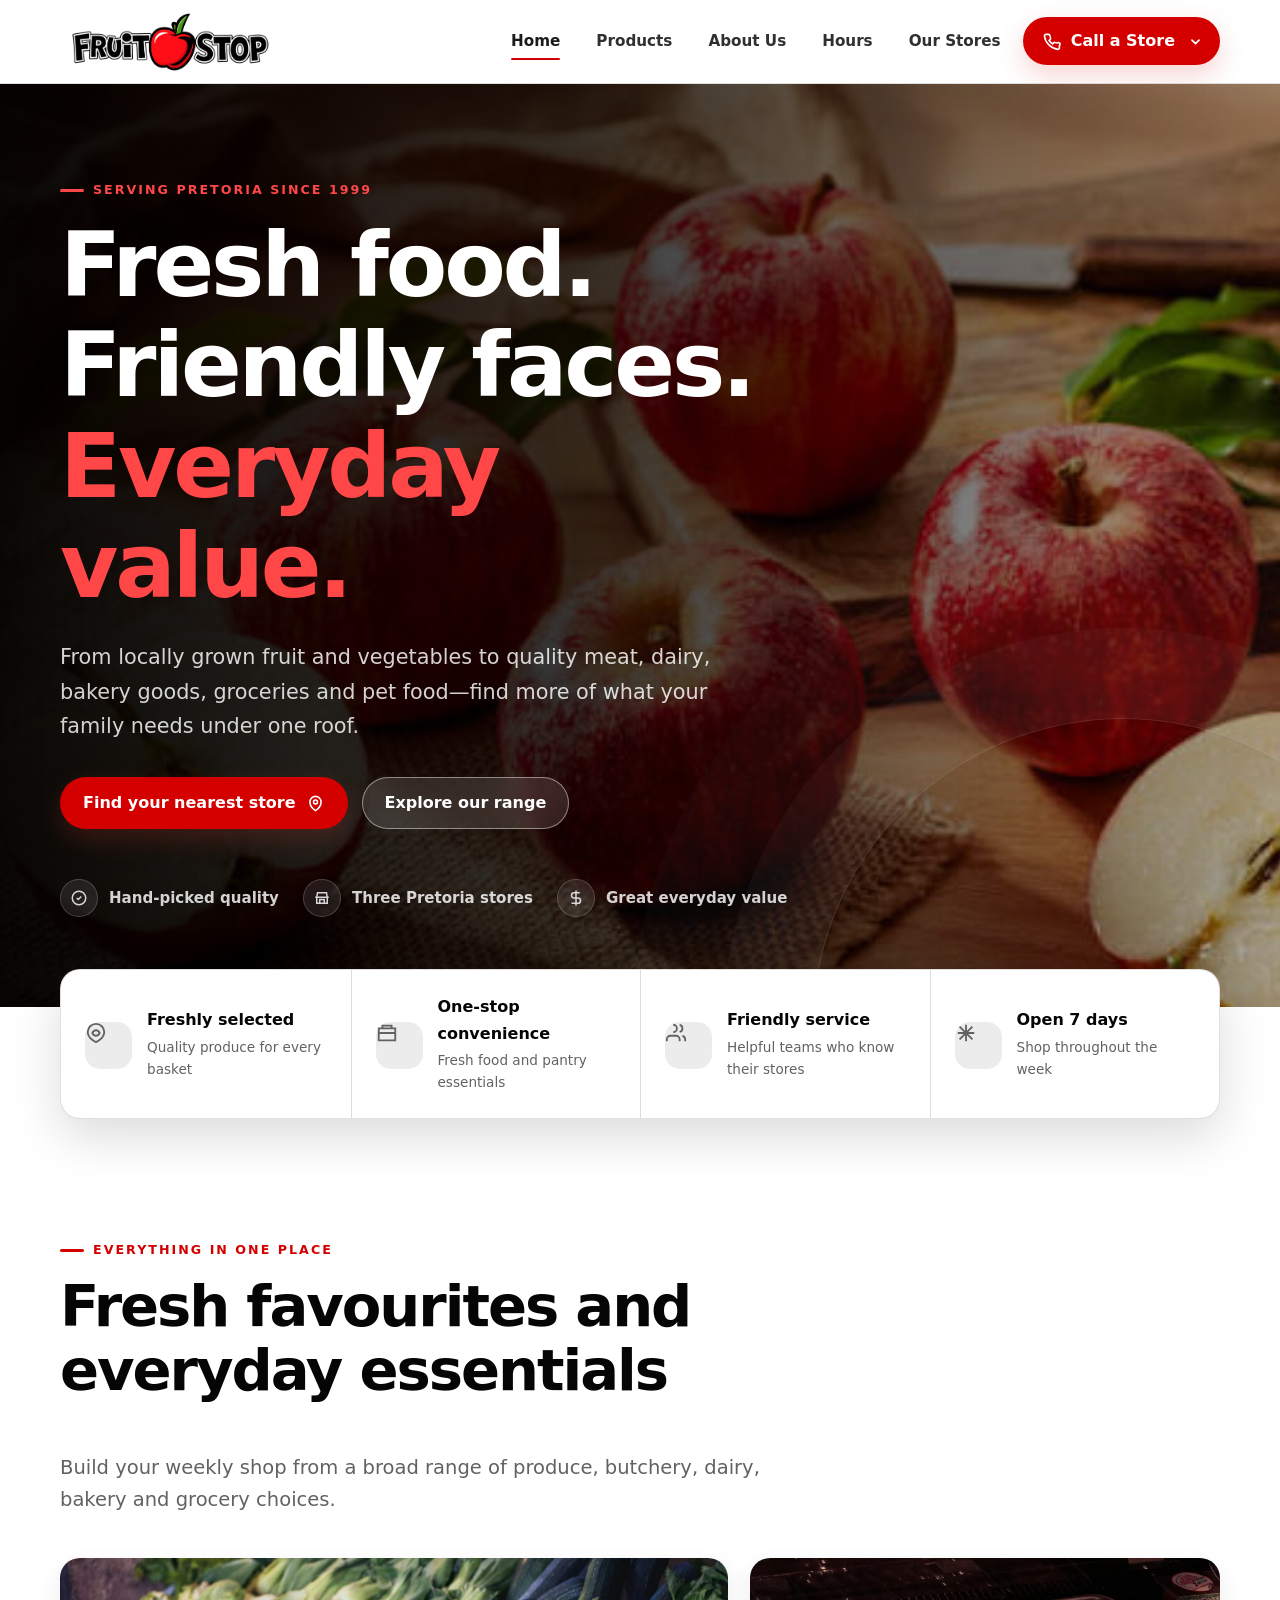
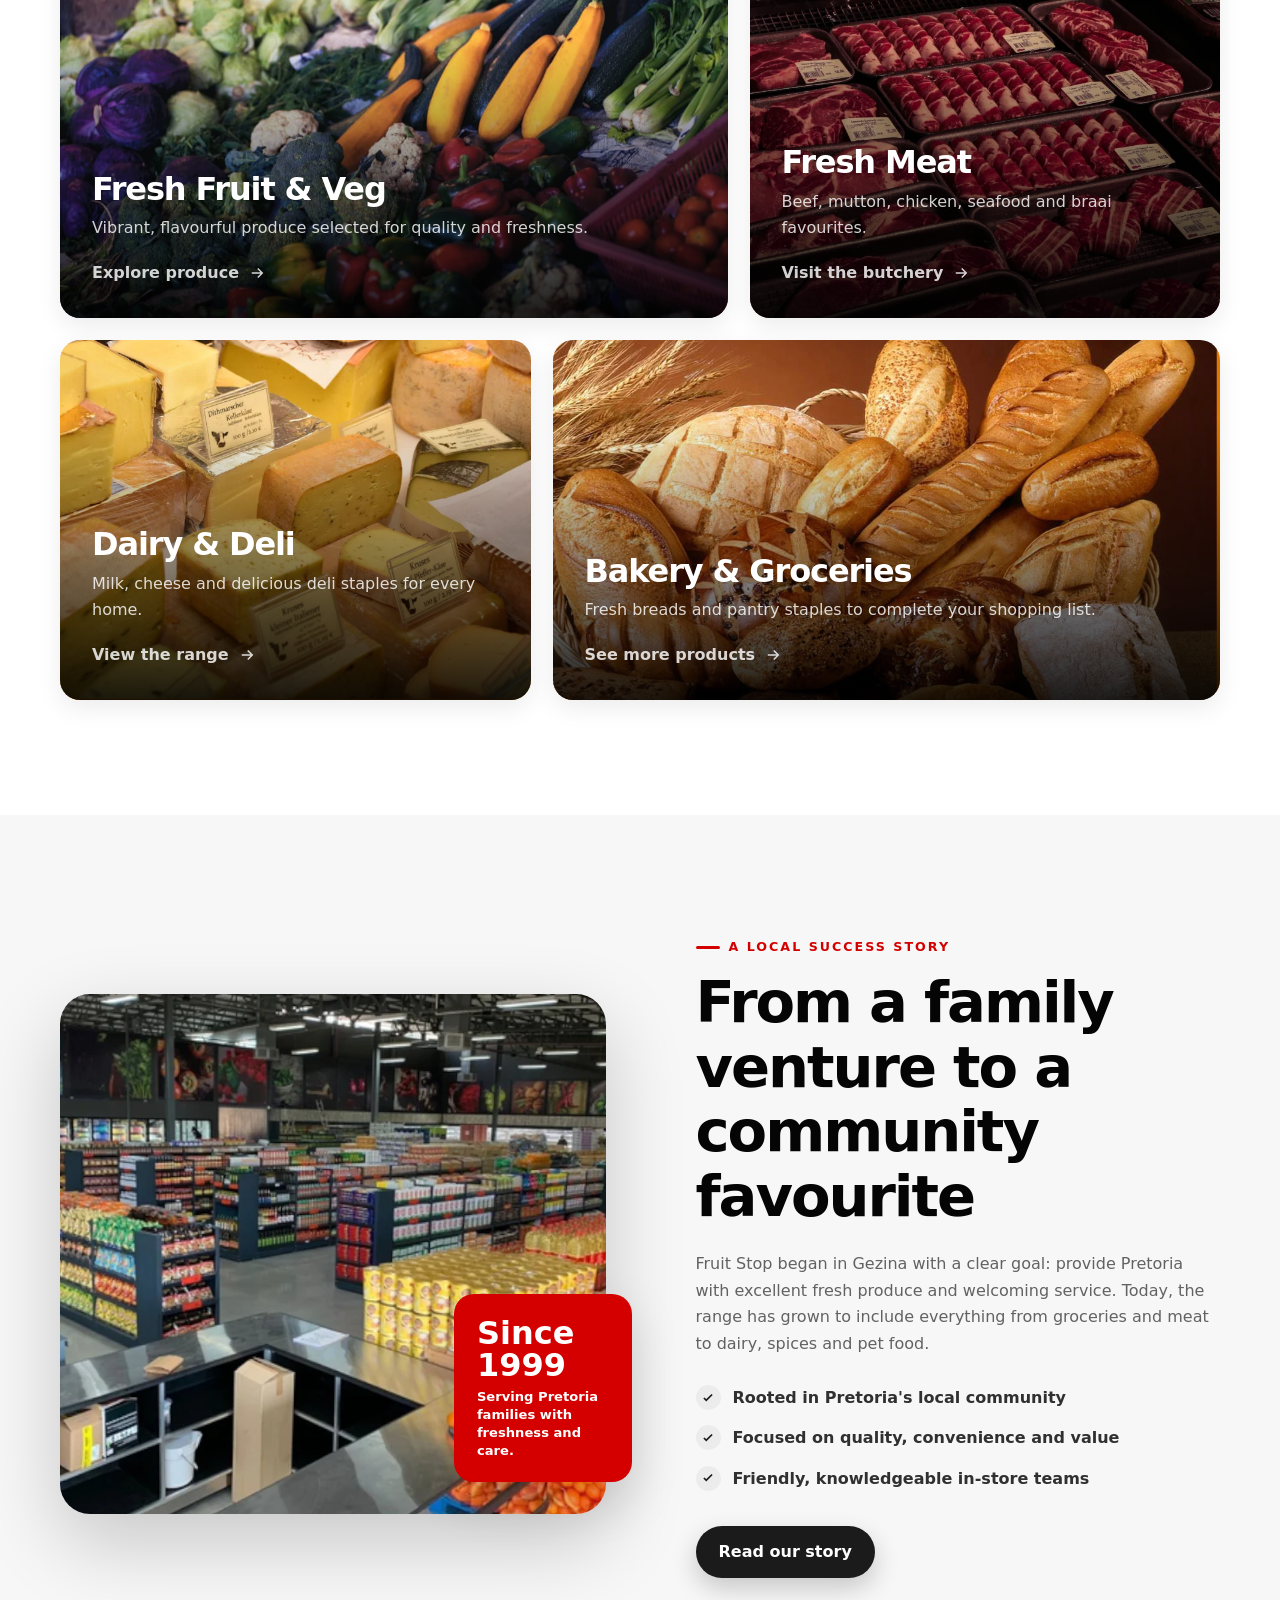
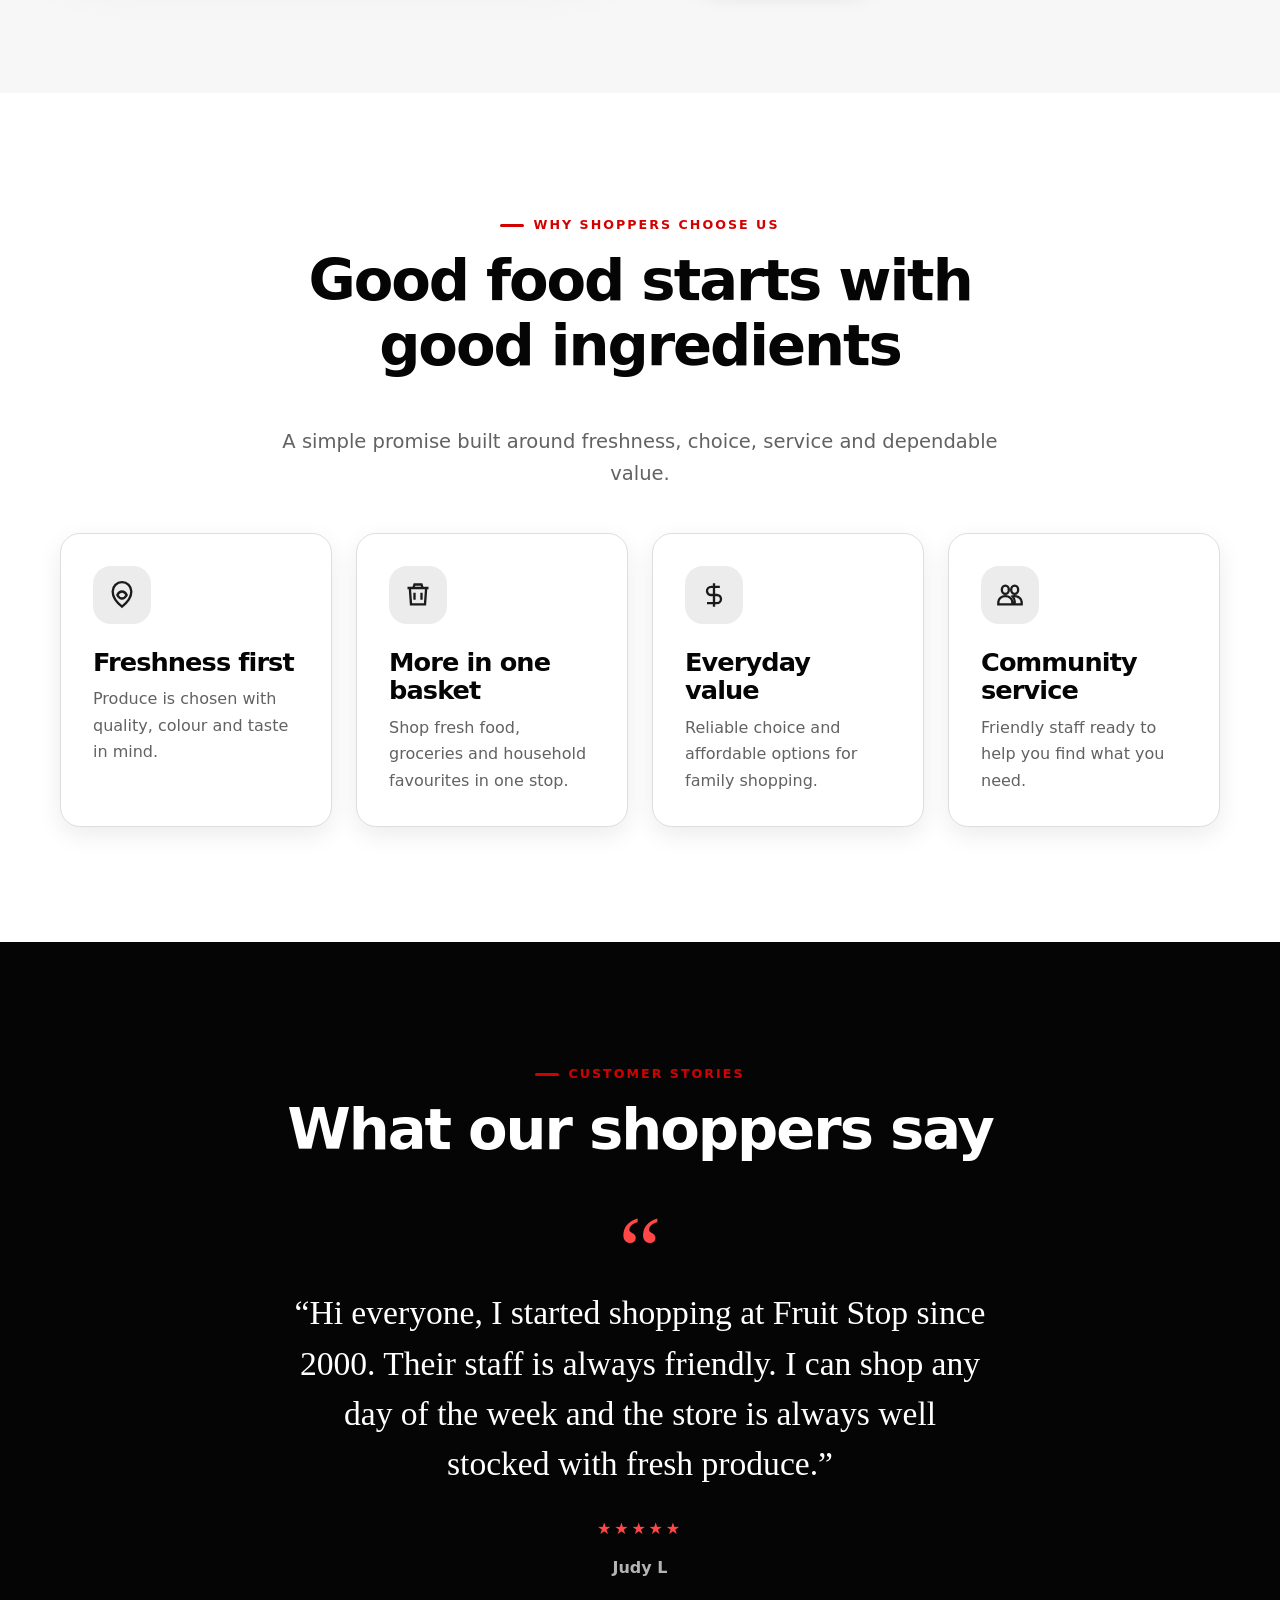
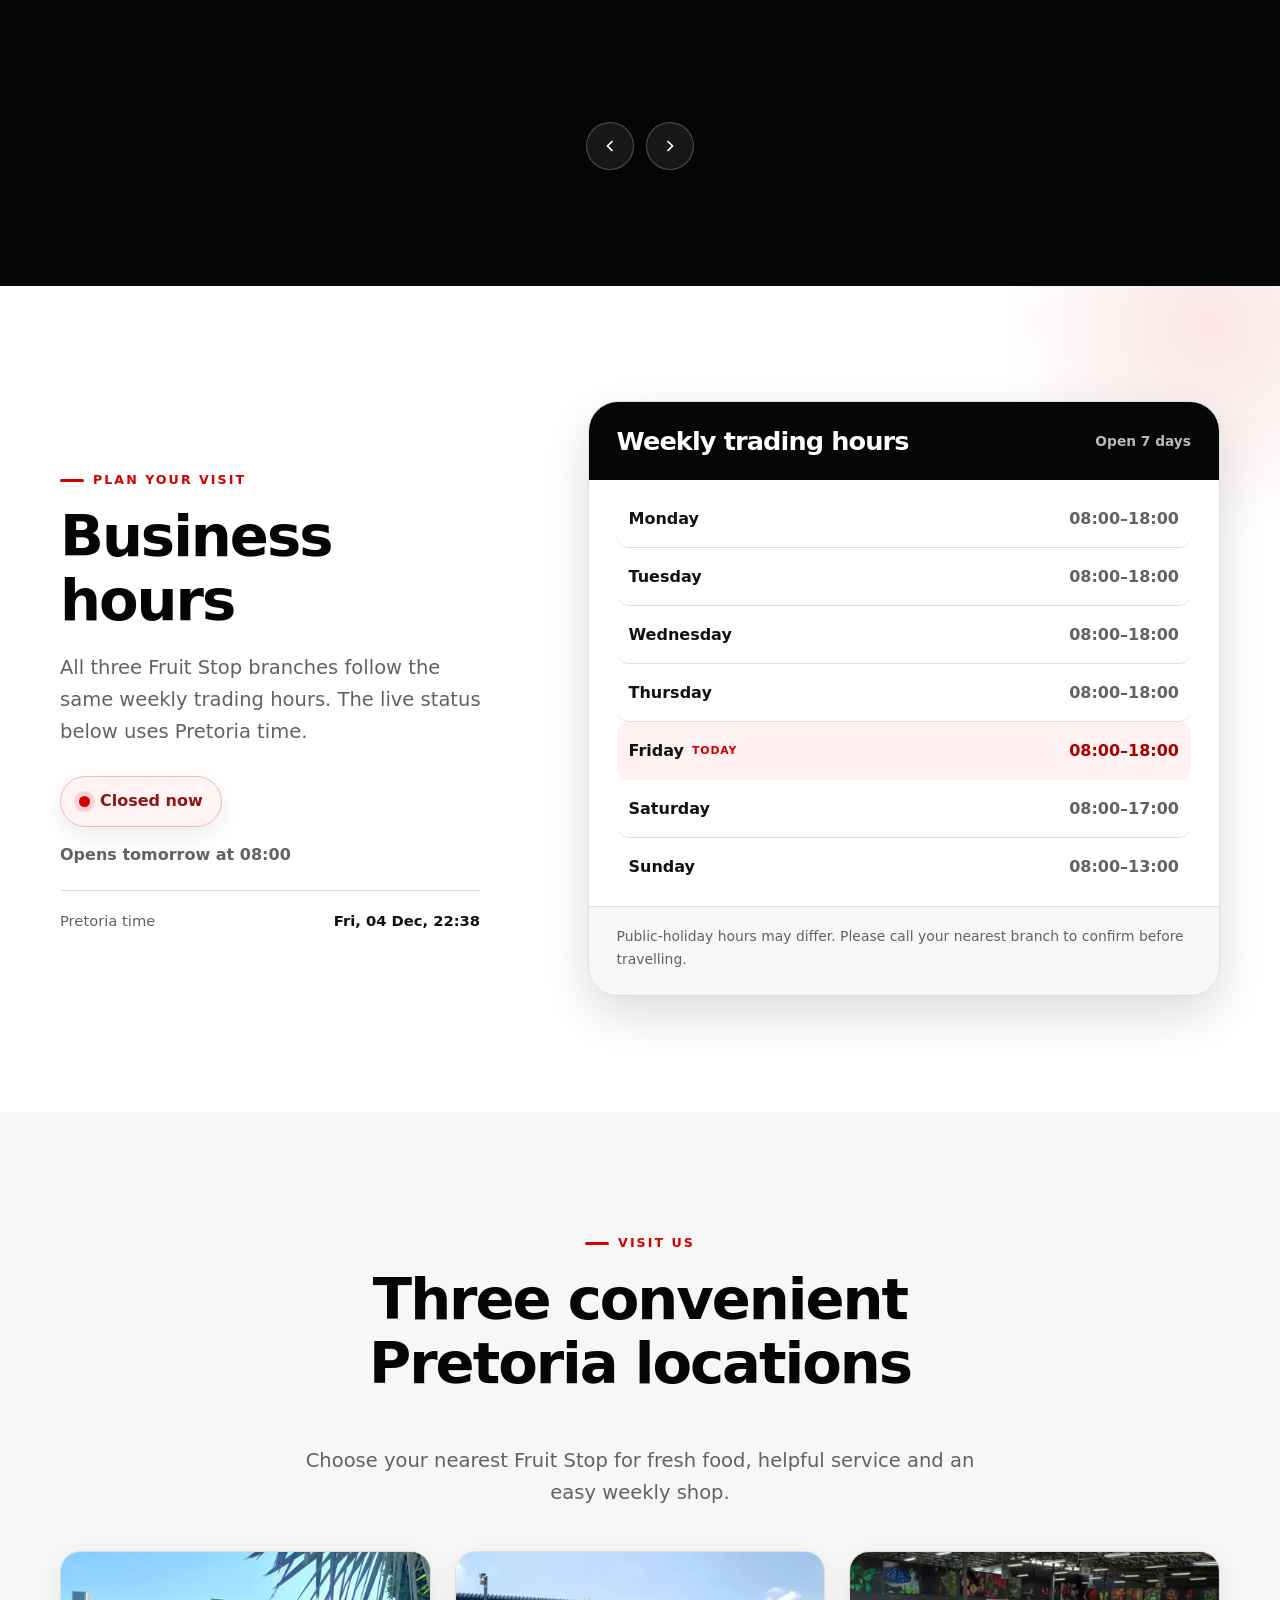
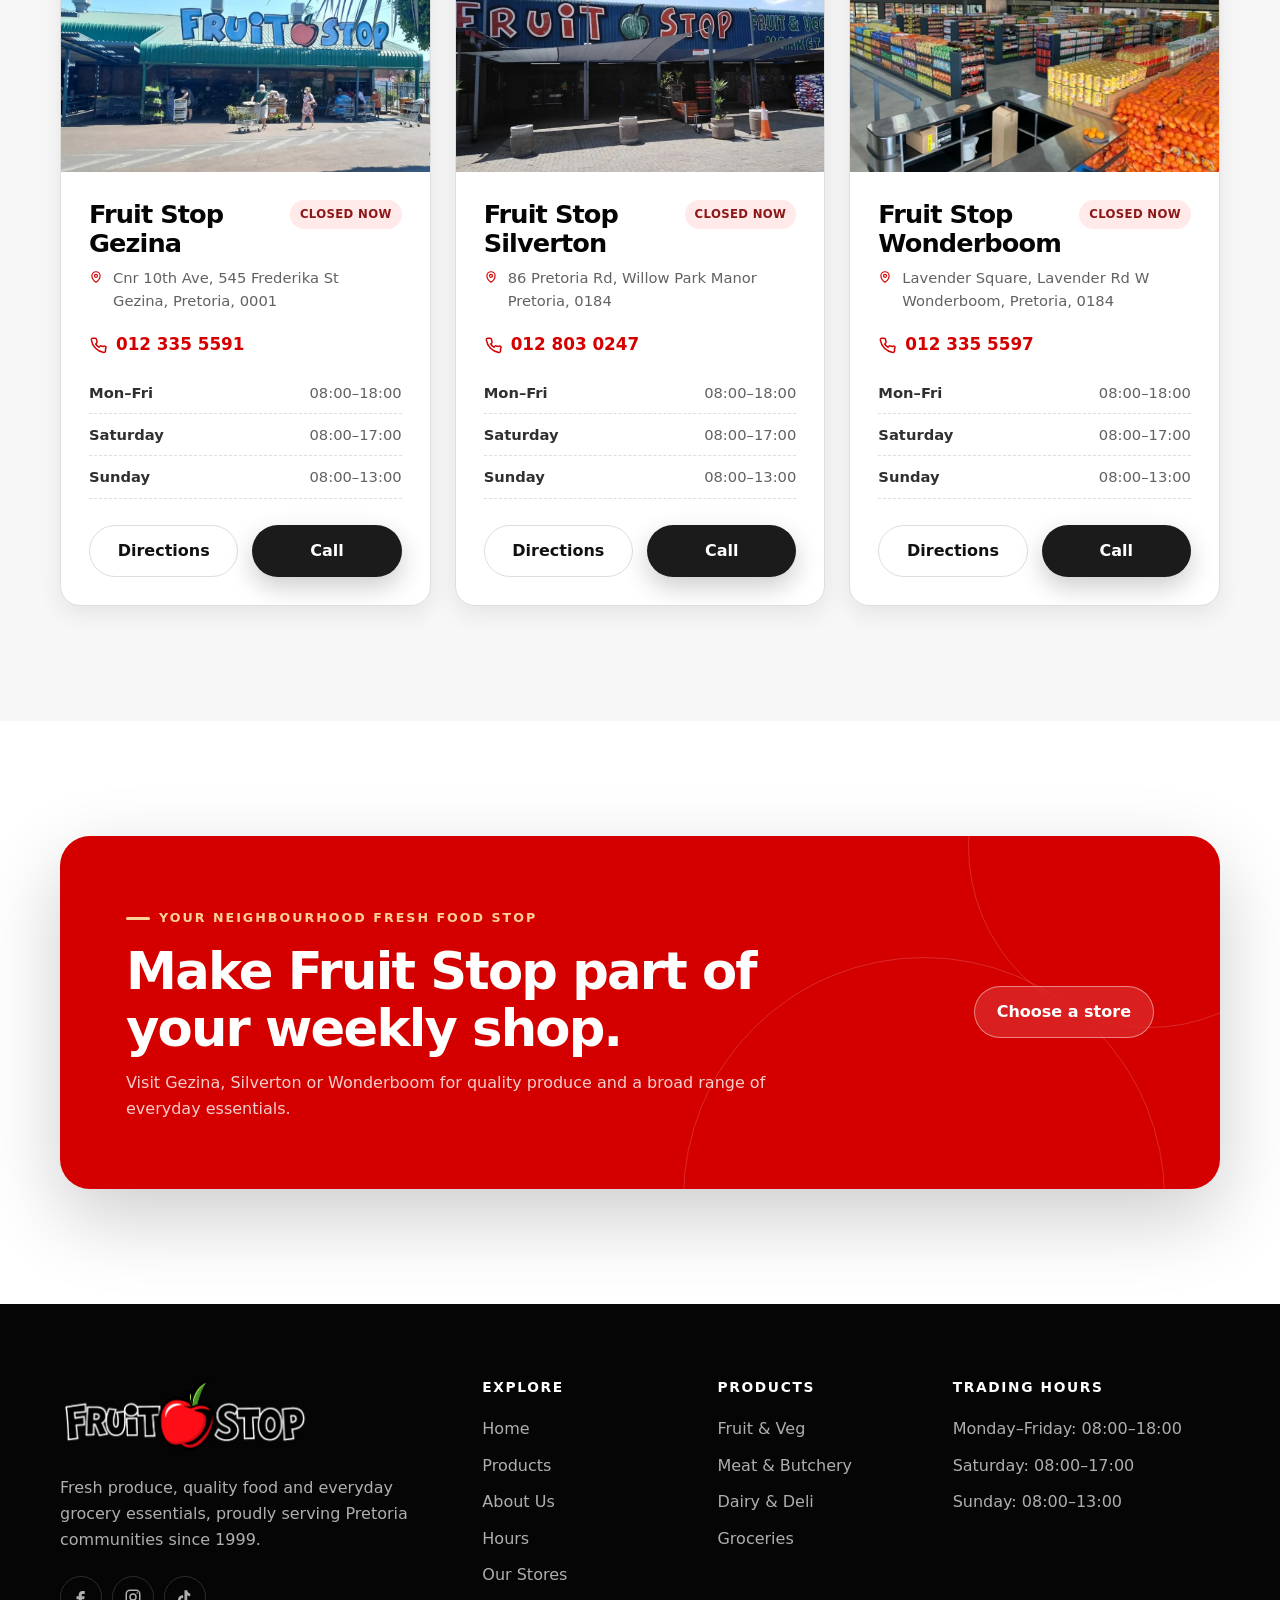
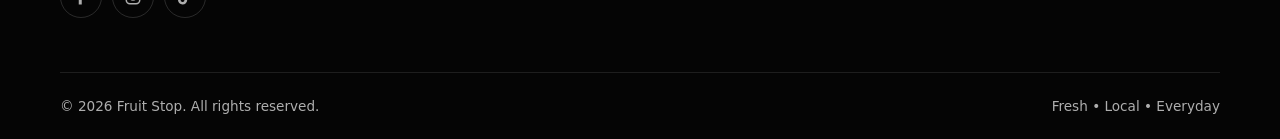
<file: index.html>
<!DOCTYPE html>

<html lang="en-ZA">
<head>
<meta charset="utf-8"/>
<meta content="width=device-width, initial-scale=1" name="viewport"/>
<title>Fruit Stop | Fresh Fruit, Veg, Meat &amp; Groceries in Pretoria</title>
<meta content="Fruit Stop is Pretoria's one-stop neighbourhood shop for fresh fruit and vegetables, quality meat, dairy, bakery goods, groceries and more." name="description"/>
<meta content="#050505" name="theme-color"/>
<meta content="Fruit Stop | Fresh, Local, Everyday" property="og:title"/>
<meta content="Fresh produce and everyday essentials across Gezina, Silverton and Wonderboom." property="og:description"/>
<meta content="website" property="og:type"/>
<meta content="https://fruitstop.co.za/" property="og:url"/>
<meta content="https://fruitstop.co.za/images/hero-apples.webp" property="og:image"/>
<meta content="A colourful fresh-fruit display at a market" property="og:image:alt"/>
<link href="https://fruitstop.co.za/" rel="canonical"/>
<link as="image" href="images/hero-apples.webp" rel="preload" type="image/webp"/>
<link href="images/favicon.ico" rel="icon" sizes="any"/>
<link href="images/favicon.png" rel="icon" type="image/png"/>
<link href="images/apple-touch-icon.png" rel="apple-touch-icon"/>
<link href="style.css" rel="stylesheet"/>
<script defer="" src="script.js"></script>
<script data-branch-structured-data="true" type="application/ld+json">{
  "@context": "https://schema.org",
  "@graph": [
    {
      "@type": "GroceryStore",
      "name": "Fruit Stop Gezina",
      "url": "https://fruitstop.co.za/#branches",
      "image": "https://fruitstop.co.za/images/store-gezina.webp",
      "telephone": "+27 12 335 5591",
      "address": {
        "@type": "PostalAddress",
        "streetAddress": "Cnr 10th Ave, 545 Frederika St",
        "addressLocality": "Gezina",
        "addressRegion": "Gauteng",
        "postalCode": "0001",
        "addressCountry": "ZA"
      },
      "openingHoursSpecification": [
        {
          "@type": "OpeningHoursSpecification",
          "dayOfWeek": [
            "Monday",
            "Tuesday",
            "Wednesday",
            "Thursday",
            "Friday"
          ],
          "opens": "08:00",
          "closes": "18:00"
        },
        {
          "@type": "OpeningHoursSpecification",
          "dayOfWeek": "Saturday",
          "opens": "08:00",
          "closes": "17:00"
        },
        {
          "@type": "OpeningHoursSpecification",
          "dayOfWeek": "Sunday",
          "opens": "08:00",
          "closes": "13:00"
        }
      ]
    },
    {
      "@type": "GroceryStore",
      "name": "Fruit Stop Silverton",
      "url": "https://fruitstop.co.za/#branches",
      "image": "https://fruitstop.co.za/images/store-silverton.webp",
      "telephone": "+27 12 803 0247",
      "address": {
        "@type": "PostalAddress",
        "streetAddress": "86 Pretoria Rd, Willow Park Manor",
        "addressLocality": "Pretoria",
        "addressRegion": "Gauteng",
        "postalCode": "0184",
        "addressCountry": "ZA"
      },
      "openingHoursSpecification": [
        {
          "@type": "OpeningHoursSpecification",
          "dayOfWeek": [
            "Monday",
            "Tuesday",
            "Wednesday",
            "Thursday",
            "Friday"
          ],
          "opens": "08:00",
          "closes": "18:00"
        },
        {
          "@type": "OpeningHoursSpecification",
          "dayOfWeek": "Saturday",
          "opens": "08:00",
          "closes": "17:00"
        },
        {
          "@type": "OpeningHoursSpecification",
          "dayOfWeek": "Sunday",
          "opens": "08:00",
          "closes": "13:00"
        }
      ]
    },
    {
      "@type": "GroceryStore",
      "name": "Fruit Stop Wonderboom",
      "url": "https://fruitstop.co.za/#branches",
      "image": "https://fruitstop.co.za/images/store-wonderboom.webp",
      "telephone": "+27 12 335 5597",
      "address": {
        "@type": "PostalAddress",
        "streetAddress": "Lavender Square, Lavender Rd W, Wonderboom",
        "addressLocality": "Pretoria",
        "addressRegion": "Gauteng",
        "postalCode": "0184",
        "addressCountry": "ZA"
      },
      "openingHoursSpecification": [
        {
          "@type": "OpeningHoursSpecification",
          "dayOfWeek": [
            "Monday",
            "Tuesday",
            "Wednesday",
            "Thursday",
            "Friday"
          ],
          "opens": "08:00",
          "closes": "18:00"
        },
        {
          "@type": "OpeningHoursSpecification",
          "dayOfWeek": "Saturday",
          "opens": "08:00",
          "closes": "17:00"
        },
        {
          "@type": "OpeningHoursSpecification",
          "dayOfWeek": "Sunday",
          "opens": "08:00",
          "closes": "13:00"
        }
      ]
    }
  ]
}</script></head>
<body>
<a class="skip-link" href="#main-content">Skip to main content</a>
<header class="site-header">
<div class="header-inner">
<a aria-label="Fruit Stop home" class="brand" href="index.html">
<img alt="Fruit Stop" src="images/fruit-stop-logo.png"/>
</a>
<button aria-controls="site-navigation" aria-expanded="false" aria-label="Open navigation menu" class="menu-toggle" data-menu-toggle="" type="button">
<svg aria-hidden="true" fill="none" stroke="currentColor" stroke-linecap="round" stroke-width="2" viewbox="0 0 24 24"><path d="M4 7h16M4 12h16M4 17h16"></path></svg>
</button>
<nav aria-label="Main navigation" class="site-nav" data-site-nav="" id="site-navigation">
<a aria-current="page" href="index.html">Home</a>
<a href="products.html">Products</a>
<a href="about.html">About Us</a>
<a href="#business-hours">Hours</a>
<a href="#branches">Our Stores</a>
<div class="call-dropdown" data-call-dropdown="">
<button aria-controls="branch-call-menu" aria-expanded="false" aria-haspopup="menu" class="btn btn--red header-cta call-dropdown__toggle" data-call-toggle="" type="button">
<svg aria-hidden="true" class="btn__icon" fill="none" stroke="currentColor" stroke-width="2" viewbox="0 0 24 24"><path d="M22 16.92v3a2 2 0 0 1-2.18 2A19.79 19.79 0 0 1 3.09 5.18 2 2 0 0 1 5.08 3h3a2 2 0 0 1 2 1.72c.12.9.33 1.78.62 2.62a2 2 0 0 1-.45 2.11L9 10.7a16 16 0 0 0 4.3 4.3l1.25-1.25a2 2 0 0 1 2.11-.45c.84.29 1.72.5 2.62.62A2 2 0 0 1 22 16.92Z"></path></svg>
<span>Call a Store</span>
<svg aria-hidden="true" class="call-dropdown__chevron" fill="none" stroke="currentColor" stroke-linecap="round" stroke-linejoin="round" stroke-width="2.4" viewbox="0 0 24 24"><path d="m7 10 5 5 5-5"></path></svg>
</button>
<div class="call-dropdown__menu" data-call-menu="" id="branch-call-menu" role="menu">
<a href="tel:+27123355591" role="menuitem"><strong>Gezina</strong><span>012 335 5591</span></a>
<a href="tel:+27128030247" role="menuitem"><strong>Silverton</strong><span>012 803 0247</span></a>
<a href="tel:+27123355597" role="menuitem"><strong>Wonderboom</strong><span>012 335 5597</span></a>
</div>
</div>
</nav>
</div>
</header>
<button aria-label="Close navigation menu" class="mobile-overlay" data-mobile-overlay="" type="button"></button>
<main id="main-content">
<section class="hero">
<div class="hero-inner">
<div class="hero-content reveal">
<span class="eyebrow">Serving Pretoria since 1999</span>
<h1>Fresh food. Friendly faces. <span>Everyday value.</span></h1>
<p class="hero-copy">From locally grown fruit and vegetables to quality meat, dairy, bakery goods, groceries and pet food—find more of what your family needs under one roof.</p>
<div class="button-row">
<a class="btn btn--red" href="#branches">
              Find your nearest store
              <svg aria-hidden="true" class="btn__icon" fill="none" stroke="currentColor" stroke-width="2" viewbox="0 0 24 24"><path d="M12 21s7-4.35 7-11a7 7 0 1 0-14 0c0 6.65 7 11 7 11Z"></path><circle cx="12" cy="10" r="2.5"></circle></svg>
</a>
<a class="btn btn--light" href="products.html">Explore our range</a>
</div>
<div aria-label="Fruit Stop highlights" class="hero-meta">
<div class="hero-meta__item"><span class="hero-meta__icon"><svg aria-hidden="true" fill="none" stroke="currentColor" stroke-width="2" viewbox="0 0 24 24"><path d="m9 12 2 2 4-4"></path><circle cx="12" cy="12" r="9"></circle></svg></span>Hand-picked quality</div>
<div class="hero-meta__item"><span class="hero-meta__icon"><svg aria-hidden="true" fill="none" stroke="currentColor" stroke-width="2" viewbox="0 0 24 24"><path d="M3 11h18M5 11l1-6h12l1 6M5 11v8h14v-8M9 19v-5h6v5"></path></svg></span>Three Pretoria stores</div>
<div class="hero-meta__item"><span class="hero-meta__icon"><svg aria-hidden="true" fill="none" stroke="currentColor" stroke-width="2" viewbox="0 0 24 24"><path d="M12 2v20M17 5H9.5a3.5 3.5 0 0 0 0 7h5a3.5 3.5 0 0 1 0 7H6"></path></svg></span>Great everyday value</div>
</div>
</div>
</div>
</section>
<div class="trust-strip">
<div class="container trust-grid reveal">
<div class="trust-item">
<span class="trust-item__icon"><svg aria-hidden="true" fill="none" stroke="currentColor" stroke-width="2" viewbox="0 0 24 24"><path d="M12 2a9 9 0 0 0-9 9c0 7 9 11 9 11s9-4 9-11a9 9 0 0 0-9-9Z"></path><path d="M8 12c2-4 6-4 8 0-2 4-6 4-8 0Z"></path></svg></span>
<div><strong>Freshly selected</strong><span>Quality produce for every basket</span></div>
</div>
<div class="trust-item">
<span class="trust-item__icon"><svg aria-hidden="true" fill="none" stroke="currentColor" stroke-width="2" viewbox="0 0 24 24"><path d="M3 7h18v13H3zM7 7V4h10v3M3 12h18"></path></svg></span>
<div><strong>One-stop convenience</strong><span>Fresh food and pantry essentials</span></div>
</div>
<div class="trust-item">
<span class="trust-item__icon"><svg aria-hidden="true" fill="none" stroke="currentColor" stroke-width="2" viewbox="0 0 24 24"><path d="M16 21v-2a4 4 0 0 0-4-4H6a4 4 0 0 0-4 4v2M9 11a4 4 0 1 0 0-8M22 21v-2a4 4 0 0 0-3-3.87M16 3.13a4 4 0 0 1 0 7.75"></path></svg></span>
<div><strong>Friendly service</strong><span>Helpful teams who know their stores</span></div>
</div>
<div class="trust-item">
<span class="trust-item__icon"><svg aria-hidden="true" fill="none" stroke="currentColor" stroke-width="2" viewbox="0 0 24 24"><path d="M3 12h18M12 3v18M5 5l14 14M19 5 5 19"></path></svg></span>
<div><strong>Open 7 days</strong><span>Shop throughout the week</span></div>
</div>
</div>
</div>
<section class="section">
<div class="container">
<div class="section-heading reveal">
<span class="eyebrow">Everything in one place</span>
<h2>Fresh favourites and everyday essentials</h2>
<p class="lead">Build your weekly shop from a broad range of produce, butchery, dairy, bakery and grocery choices.</p>
</div>
<div class="category-grid">
<a class="category-card reveal" href="products.html#produce">
<img alt="A colourful display of fresh fruit in a supermarket" height="600" loading="lazy" src="images/fresh-produce.webp" width="1000"/>
<div class="category-card__content"><h3>Fresh Fruit &amp; Veg</h3><p>Vibrant, flavourful produce selected for quality and freshness.</p><span class="text-link">Explore produce <svg aria-hidden="true" fill="none" stroke="currentColor" stroke-width="2" viewbox="0 0 24 24"><path d="M5 12h14M13 6l6 6-6 6"></path></svg></span></div>
</a>
<a class="category-card reveal" href="products.html#meat">
<img alt="Fresh packaged meat in a butchery display" height="600" loading="lazy" src="images/fresh-meat.webp" width="1000"/>
<div class="category-card__content"><h3>Fresh Meat</h3><p>Beef, mutton, chicken, seafood and braai favourites.</p><span class="text-link">Visit the butchery <svg aria-hidden="true" fill="none" stroke="currentColor" stroke-width="2" viewbox="0 0 24 24"><path d="M5 12h14M13 6l6 6-6 6"></path></svg></span></div>
</a>
<a class="category-card reveal" href="products.html#dairy">
<img alt="A selection of cheeses" height="600" loading="lazy" src="images/dairy-cheese.webp" width="1000"/>
<div class="category-card__content"><h3>Dairy &amp; Deli</h3><p>Milk, cheese and delicious deli staples for every home.</p><span class="text-link">View the range <svg aria-hidden="true" fill="none" stroke="currentColor" stroke-width="2" viewbox="0 0 24 24"><path d="M5 12h14M13 6l6 6-6 6"></path></svg></span></div>
</a>
<a class="category-card reveal" href="products.html#bakery">
<img alt="A basket filled with freshly baked bread" height="600" loading="lazy" src="images/bakery.webp" width="1000"/>
<div class="category-card__content"><h3>Bakery &amp; Groceries</h3><p>Fresh breads and pantry staples to complete your shopping list.</p><span class="text-link">See more products <svg aria-hidden="true" fill="none" stroke="currentColor" stroke-width="2" viewbox="0 0 24 24"><path d="M5 12h14M13 6l6 6-6 6"></path></svg></span></div>
</a>
</div>
</div>
</section>
<section class="section section--soft">
<div class="container split">
<div class="split__media reveal">
<img alt="Fruit Stop store interior with neatly stocked shelves and fresh produce" height="600" loading="lazy" src="images/store-wonderboom.webp" width="1000"/>
<div class="image-badge"><strong>Since 1999</strong><span>Serving Pretoria families with freshness and care.</span></div>
</div>
<div class="split__content reveal">
<span class="eyebrow">A local success story</span>
<h2>From a family venture to a community favourite</h2>
<p>Fruit Stop began in Gezina with a clear goal: provide Pretoria with excellent fresh produce and welcoming service. Today, the range has grown to include everything from groceries and meat to dairy, spices and pet food.</p>
<ul class="check-list">
<li><span class="check-list__icon"><svg aria-hidden="true" fill="none" stroke="currentColor" stroke-width="3" viewbox="0 0 24 24"><path d="m5 12 4 4L19 6"></path></svg></span>Rooted in Pretoria's local community</li>
<li><span class="check-list__icon"><svg aria-hidden="true" fill="none" stroke="currentColor" stroke-width="3" viewbox="0 0 24 24"><path d="m5 12 4 4L19 6"></path></svg></span>Focused on quality, convenience and value</li>
<li><span class="check-list__icon"><svg aria-hidden="true" fill="none" stroke="currentColor" stroke-width="3" viewbox="0 0 24 24"><path d="m5 12 4 4L19 6"></path></svg></span>Friendly, knowledgeable in-store teams</li>
</ul>
<a class="btn" href="about.html">Read our story</a>
</div>
</div>
</section>
<section class="section">
<div class="container">
<div class="section-heading section-heading--center reveal">
<span class="eyebrow">Why shoppers choose us</span>
<h2>Good food starts with good ingredients</h2>
<p class="lead">A simple promise built around freshness, choice, service and dependable value.</p>
</div>
<div class="grid grid--4">
<article class="value-card reveal"><span class="value-card__icon"><svg aria-hidden="true" fill="none" stroke="currentColor" stroke-width="2" viewbox="0 0 24 24"><path d="M12 22c5-4 8-8 8-13a8 8 0 0 0-16 0c0 5 3 9 8 13Z"></path><path d="M8 12c2-4 6-4 8 0-2 4-6 4-8 0Z"></path></svg></span><h3>Freshness first</h3><p>Produce is chosen with quality, colour and taste in mind.</p></article>
<article class="value-card reveal"><span class="value-card__icon"><svg aria-hidden="true" fill="none" stroke="currentColor" stroke-width="2" viewbox="0 0 24 24"><path d="M3 6h18M5 6l1 14h12l1-14M9 10v6M15 10v6M8 6l1-3h6l1 3"></path></svg></span><h3>More in one basket</h3><p>Shop fresh food, groceries and household favourites in one stop.</p></article>
<article class="value-card reveal"><span class="value-card__icon"><svg aria-hidden="true" fill="none" stroke="currentColor" stroke-width="2" viewbox="0 0 24 24"><path d="M12 2v20M17 5H9.5a3.5 3.5 0 0 0 0 7h5a3.5 3.5 0 0 1 0 7H6"></path></svg></span><h3>Everyday value</h3><p>Reliable choice and affordable options for family shopping.</p></article>
<article class="value-card reveal"><span class="value-card__icon"><svg aria-hidden="true" fill="none" stroke="currentColor" stroke-width="2" viewbox="0 0 24 24"><path d="M16 11c1.66 0 3-1.57 3-3.5S17.66 4 16 4s-3 1.57-3 3.5 1.34 3.5 3 3.5ZM8 11c1.66 0 3-1.57 3-3.5S9.66 4 8 4 5 5.57 5 7.5 6.34 11 8 11ZM8 13c-3.33 0-6 2.24-6 5v2h12v-2c0-2.76-2.67-5-6-5ZM16 13c-.61 0-1.18.08-1.71.23A6.19 6.19 0 0 1 16 18v2h6v-2c0-2.76-2.67-5-6-5Z"></path></svg></span><h3>Community service</h3><p>Friendly staff ready to help you find what you need.</p></article>
</div>
</div>
</section>
<section aria-labelledby="reviews-title" class="section section--dark">
<div class="container">
<div class="section-heading section-heading--center reveal"><span class="eyebrow">Customer stories</span><h2 id="reviews-title">What our shoppers say</h2></div>
<div class="testimonial-shell reveal">
<div aria-live="polite" class="testimonial-slider">
<div class="testimonial-track" data-testimonial-track="">
<article class="testimonial"><div aria-hidden="true" class="quote-mark">“</div><blockquote>“Hi everyone, I started shopping at Fruit Stop since 2000. Their staff is always friendly. I can shop any day of the week and the store is always well stocked with fresh produce.”</blockquote><div aria-label="5 out of 5 stars" class="stars">★★★★★</div><cite>Judy L</cite></article>
<article class="testimonial"><div aria-hidden="true" class="quote-mark">“</div><blockquote>“Clean, well laid out and very reasonably priced. The reward system adds even more value to an affordable shopping experience.”</blockquote><div aria-label="5 out of 5 stars" class="stars">★★★★★</div><cite>Belinda LR</cite></article>
<article class="testimonial"><div aria-hidden="true" class="quote-mark">“</div><blockquote>Took a wild chance and contacted the Fruit Stop and asked if they could pack me a fruit basket. To my surprise Maria assured me she could and I picked it up soon after. What service! What friendliness! It was a pleasure doing business with you, Fruit Spot.</blockquote><div aria-label="5 out of 5 stars" class="stars">★★★★★</div><cite>ClickMode SA</cite></article>
<article class="testimonial"><div aria-hidden="true" class="quote-mark">“</div><blockquote>“I have never had any bad experiences as Fruit Stop. Jonny, Jenny or Katarina is always available for customers and the other staff are always friendly and makes you feel welcome.”</blockquote><div aria-label="5 out of 5 stars" class="stars">★★★★★</div><cite>Tersia dP</cite></article>
<article class="testimonial"><div aria-hidden="true" class="quote-mark">“</div><blockquote>“It’s my perfect place so far in my community. All things are affordable and reliable quality is guaranteed. Kudos to the management.”</blockquote><div aria-label="5 out of 5 stars" class="stars">★★★★★</div><cite>Ebenezer S</cite></article>
<article class="testimonial"><div aria-hidden="true" class="quote-mark">“</div><blockquote>"The fruit and vegetables is of hi standards an excellent condition . And the restaurant look also to a great idea,for something nice to eat and drink.”</blockquote><div aria-label="5 out of 5 stars" class="stars">★★★★★</div><cite>Kobus M</cite></article>
</div>
</div>
<div class="slider-controls">
<button aria-label="Previous testimonial" class="slider-btn" data-testimonial-prev="" type="button"><svg aria-hidden="true" fill="none" stroke="currentColor" stroke-width="2" viewbox="0 0 24 24"><path d="m15 18-6-6 6-6"></path></svg></button>
<button aria-label="Next testimonial" class="slider-btn" data-testimonial-next="" type="button"><svg aria-hidden="true" fill="none" stroke="currentColor" stroke-width="2" viewbox="0 0 24 24"><path d="m9 18 6-6-6-6"></path></svg></button>
</div>
</div>
</div>
</section>
<section aria-labelledby="business-hours-title" class="section business-hours-section" id="business-hours">
<div class="container hours-layout">
<div class="hours-intro reveal">
<span class="eyebrow">Plan your visit</span>
<h2 id="business-hours-title">Business hours</h2>
<p class="lead">All three Fruit Stop branches follow the same weekly trading hours. The live status below uses Pretoria time.</p>
<div aria-atomic="true" aria-live="polite" class="open-status" data-open-status="">
<span aria-hidden="true" class="status-dot"></span>
<strong data-status-label="">See today’s hours</strong>
</div>
<p class="status-detail" data-status-detail="">Times shown in South African Standard Time.</p>
<p class="status-time"><span>Pretoria time</span><strong data-local-time="">Loading current time…</strong></p>
</div>
<div class="hours-card reveal">
<div class="hours-card__header"><h3>Weekly trading hours</h3><span>Open 7 days</span></div>
<div aria-label="Weekly business hours" class="hours-list">
<div class="hours-row" data-hours-day="monday"><strong>Monday</strong><span>08:00–18:00</span></div>
<div class="hours-row" data-hours-day="tuesday"><strong>Tuesday</strong><span>08:00–18:00</span></div>
<div class="hours-row" data-hours-day="wednesday"><strong>Wednesday</strong><span>08:00–18:00</span></div>
<div class="hours-row" data-hours-day="thursday"><strong>Thursday</strong><span>08:00–18:00</span></div>
<div class="hours-row" data-hours-day="friday"><strong>Friday</strong><span>08:00–18:00</span></div>
<div class="hours-row" data-hours-day="saturday"><strong>Saturday</strong><span>08:00–17:00</span></div>
<div class="hours-row" data-hours-day="sunday"><strong>Sunday</strong><span>08:00–13:00</span></div>
</div>
<p class="hours-note">Public-holiday hours may differ. Please call your nearest branch to confirm before travelling.</p>
</div>
</div>
</section>
<section class="section section--soft" id="branches">
<div class="container">
<div class="section-heading section-heading--center reveal"><span class="eyebrow">Visit us</span><h2>Three convenient Pretoria locations</h2><p class="lead">Choose your nearest Fruit Stop for fresh food, helpful service and an easy weekly shop.</p></div>
<div class="grid grid--3">
<article class="branch-card reveal">
<div class="branch-card__image"><img alt="Fruit Stop Gezina storefront" height="600" loading="lazy" src="images/store-gezina.webp" width="1000"/></div>
<div class="branch-card__body"><div class="branch-card__heading"><h3>Fruit Stop Gezina</h3><span class="branch-status" data-branch-status="">See hours</span></div><address class="branch-address"><svg aria-hidden="true" fill="none" stroke="currentColor" stroke-width="2" viewbox="0 0 24 24"><path d="M12 21s7-4.35 7-11a7 7 0 1 0-14 0c0 6.65 7 11 7 11Z"></path><circle cx="12" cy="10" r="2.5"></circle></svg><span>Cnr 10th Ave, 545 Frederika St<br/>Gezina, Pretoria, 0001</span></address><a class="branch-phone" href="tel:+27123355591"><svg aria-hidden="true" fill="none" stroke="currentColor" stroke-width="2" viewbox="0 0 24 24"><path d="M22 16.92v3a2 2 0 0 1-2.18 2A19.79 19.79 0 0 1 3.09 5.18 2 2 0 0 1 5.08 3h3a2 2 0 0 1 2 1.72c.12.9.33 1.78.62 2.62a2 2 0 0 1-.45 2.11L9 10.7a16 16 0 0 0 4.3 4.3l1.25-1.25a2 2 0 0 1 2.11-.45c.84.29 1.72.5 2.62.62A2 2 0 0 1 22 16.92Z"></path></svg>012 335 5591</a><div class="hours"><div><strong>Mon–Fri</strong><span>08:00–18:00</span></div><div><strong>Saturday</strong><span>08:00–17:00</span></div><div><strong>Sunday</strong><span>08:00–13:00</span></div></div><div class="button-row"><a aria-label="Directions to Fruit Stop Gezina, Cnr 10th Ave, 545 Frederika St, Gezina, Pretoria, 0001" class="btn btn--outline" href="https://www.google.com/maps/search/?api=1&amp;query=Cnr+10th+Ave%2C+545+Frederika+St%2C+Gezina%2C+Pretoria%2C+0001" rel="noopener" target="_blank">Directions</a><a class="btn" href="tel:+27123355591">Call</a></div></div>
</article>
<article class="branch-card reveal">
<div class="branch-card__image branch-card__image--silverton"><img alt="Fruit Stop Silverton storefront on Pretoria Road" height="1011" loading="lazy" src="images/store-silverton.webp" width="1400"/></div>
<div class="branch-card__body"><div class="branch-card__heading"><h3>Fruit Stop Silverton</h3><span class="branch-status" data-branch-status="">See hours</span></div><address class="branch-address"><svg aria-hidden="true" fill="none" stroke="currentColor" stroke-width="2" viewbox="0 0 24 24"><path d="M12 21s7-4.35 7-11a7 7 0 1 0-14 0c0 6.65 7 11 7 11Z"></path><circle cx="12" cy="10" r="2.5"></circle></svg><span>86 Pretoria Rd, Willow Park Manor<br/>Pretoria, 0184</span></address><a class="branch-phone" href="tel:+27128030247"><svg aria-hidden="true" fill="none" stroke="currentColor" stroke-width="2" viewbox="0 0 24 24"><path d="M22 16.92v3a2 2 0 0 1-2.18 2A19.79 19.79 0 0 1 3.09 5.18 2 2 0 0 1 5.08 3h3a2 2 0 0 1 2 1.72c.12.9.33 1.78.62 2.62a2 2 0 0 1-.45 2.11L9 10.7a16 16 0 0 0 4.3 4.3l1.25-1.25a2 2 0 0 1 2.11-.45c.84.29 1.72.5 2.62.62A2 2 0 0 1 22 16.92Z"></path></svg>012 803 0247</a><div class="hours"><div><strong>Mon–Fri</strong><span>08:00–18:00</span></div><div><strong>Saturday</strong><span>08:00–17:00</span></div><div><strong>Sunday</strong><span>08:00–13:00</span></div></div><div class="button-row"><a aria-label="Directions to Fruit Stop Silverton, 86 Pretoria Rd, Willow Park Manor, Pretoria, 0184" class="btn btn--outline" href="https://www.google.com/maps/search/?api=1&amp;query=86+Pretoria+Rd%2C+Willow+Park+Manor%2C+Pretoria%2C+0184" rel="noopener" target="_blank">Directions</a><a class="btn" href="tel:+27128030247">Call</a></div></div>
</article>
<article class="branch-card reveal">
  
<div class="branch-card__image"><img alt="Fruit Stop Wonderboom store interior" height="600" loading="lazy" src="images/store-wonderboom.webp" width="1000"/></div>
<div class="branch-card__body"><div class="branch-card__heading"><h3>Fruit Stop Wonderboom</h3><span class="branch-status" data-branch-status="">See hours</span></div><address class="branch-address"><svg aria-hidden="true" fill="none" stroke="currentColor" stroke-width="2" viewbox="0 0 24 24"><path d="M12 21s7-4.35 7-11a7 7 0 1 0-14 0c0 6.65 7 11 7 11Z"></path><circle cx="12" cy="10" r="2.5"></circle></svg><span>Lavender Square, Lavender Rd W<br/>Wonderboom, Pretoria, 0184</span></address><a class="branch-phone" href="tel:+27123355597"><svg aria-hidden="true" fill="none" stroke="currentColor" stroke-width="2" viewbox="0 0 24 24"><path d="M22 16.92v3a2 2 0 0 1-2.18 2A19.79 19.79 0 0 1 3.09 5.18 2 2 0 0 1 5.08 3h3a2 2 0 0 1 2 1.72c.12.9.33 1.78.62 2.62a2 2 0 0 1-.45 2.11L9 10.7a16 16 0 0 0 4.3 4.3l1.25-1.25a2 2 0 0 1 2.11-.45c.84.29 1.72.5 2.62.62A2 2 0 0 1 22 16.92Z"></path></svg>012 335 5597</a><div class="hours"><div><strong>Mon–Fri</strong><span>08:00–18:00</span></div><div><strong>Saturday</strong><span>08:00–17:00</span></div><div><strong>Sunday</strong><span>08:00–13:00</span></div></div><div class="button-row"><a aria-label="Directions to Fruit Stop Wonderboom, Lavender Square, Lavender Rd W, Wonderboom, Pretoria, 0184" class="btn btn--outline" href="https://www.google.com/maps/search/?api=1&amp;query=Lavender+Square%2C+Lavender+Rd+W%2C+Wonderboom%2C+Pretoria%2C+0184" rel="noopener" target="_blank">Directions</a><a class="btn" href="tel:+27123355597">Call</a></div></div>
</article>
</div>
</div>
</section>
<section class="section">
<div class="container"><div class="cta-panel reveal"><div><span class="eyebrow" style="color:#ffd19a">Your neighbourhood fresh food stop</span><h2>Make Fruit Stop part of your weekly shop.</h2><p>Visit Gezina, Silverton or Wonderboom for quality produce and a broad range of everyday essentials.</p></div><a class="btn btn--light" href="#branches">Choose a store</a></div></div>
</section>
</main>
<footer class="site-footer">
<div class="container footer-grid">
<div><img alt="Fruit Stop" class="footer-brand" src="images/fruit-stop-logo.png"/><p class="footer-about">Fresh produce, quality food and everyday grocery essentials, proudly serving Pretoria communities since 1999.</p><div aria-label="Social media" class="social-links"><a aria-label="Facebook" href="https://www.facebook.com/profile.php?id=61585774096047" rel="noopener" target="_blank"><svg aria-hidden="true" fill="currentColor" viewbox="0 0 24 24"><path d="M14 8h3V4h-3c-3 0-5 2-5 5v2H6v4h3v7h4v-7h3l1-4h-4V9c0-.7.3-1 1-1Z"></path></svg></a><a aria-label="Instagram" href="https://www.instagram.com/fruit_stop99/" rel="noopener" target="_blank"><svg aria-hidden="true" fill="none" stroke="currentColor" stroke-width="2" viewbox="0 0 24 24"><rect height="18" rx="5" width="18" x="3" y="3"></rect><circle cx="12" cy="12" r="4"></circle><circle cx="17.5" cy="6.5" fill="currentColor" r="1" stroke="none"></circle></svg></a><a aria-label="TikTok" href="https://www.tiktok.com/@fruitstop99" rel="noopener" target="_blank"><svg aria-hidden="true" fill="currentColor" viewbox="0 0 24 24"><path d="M15 3c.4 2.5 1.8 4 4 4.3V11c-1.5 0-2.9-.5-4-1.3v6.1A6.2 6.2 0 1 1 9.5 9.7v3.8a2.6 2.6 0 1 0 1.8 2.5V3H15Z"></path></svg></a></div></div>
<div><div class="footer-title">Explore</div><ul class="footer-links"><li><a href="index.html">Home</a></li><li><a href="products.html">Products</a></li><li><a href="about.html">About Us</a></li><li><a href="#business-hours">Hours</a></li><li><a href="#branches">Our Stores</a></li></ul></div>
<div><div class="footer-title">Products</div><ul class="footer-links"><li><a href="products.html#produce">Fruit &amp; Veg</a></li><li><a href="products.html#meat">Meat &amp; Butchery</a></li><li><a href="products.html#dairy">Dairy &amp; Deli</a></li><li><a href="products.html#groceries">Groceries</a></li></ul></div>
<div><div class="footer-title">Trading hours</div><ul class="footer-links"><li>Monday–Friday: 08:00–18:00</li><li>Saturday: 08:00–17:00</li><li>Sunday: 08:00–13:00</li></ul></div>
</div>
<div class="container footer-bottom"><span>© <span data-current-year=""></span> Fruit Stop. All rights reserved.</span><span>Fresh • Local • Everyday <span aria-hidden="true"></span></div>
</footer>
</body>
</html>
</file>
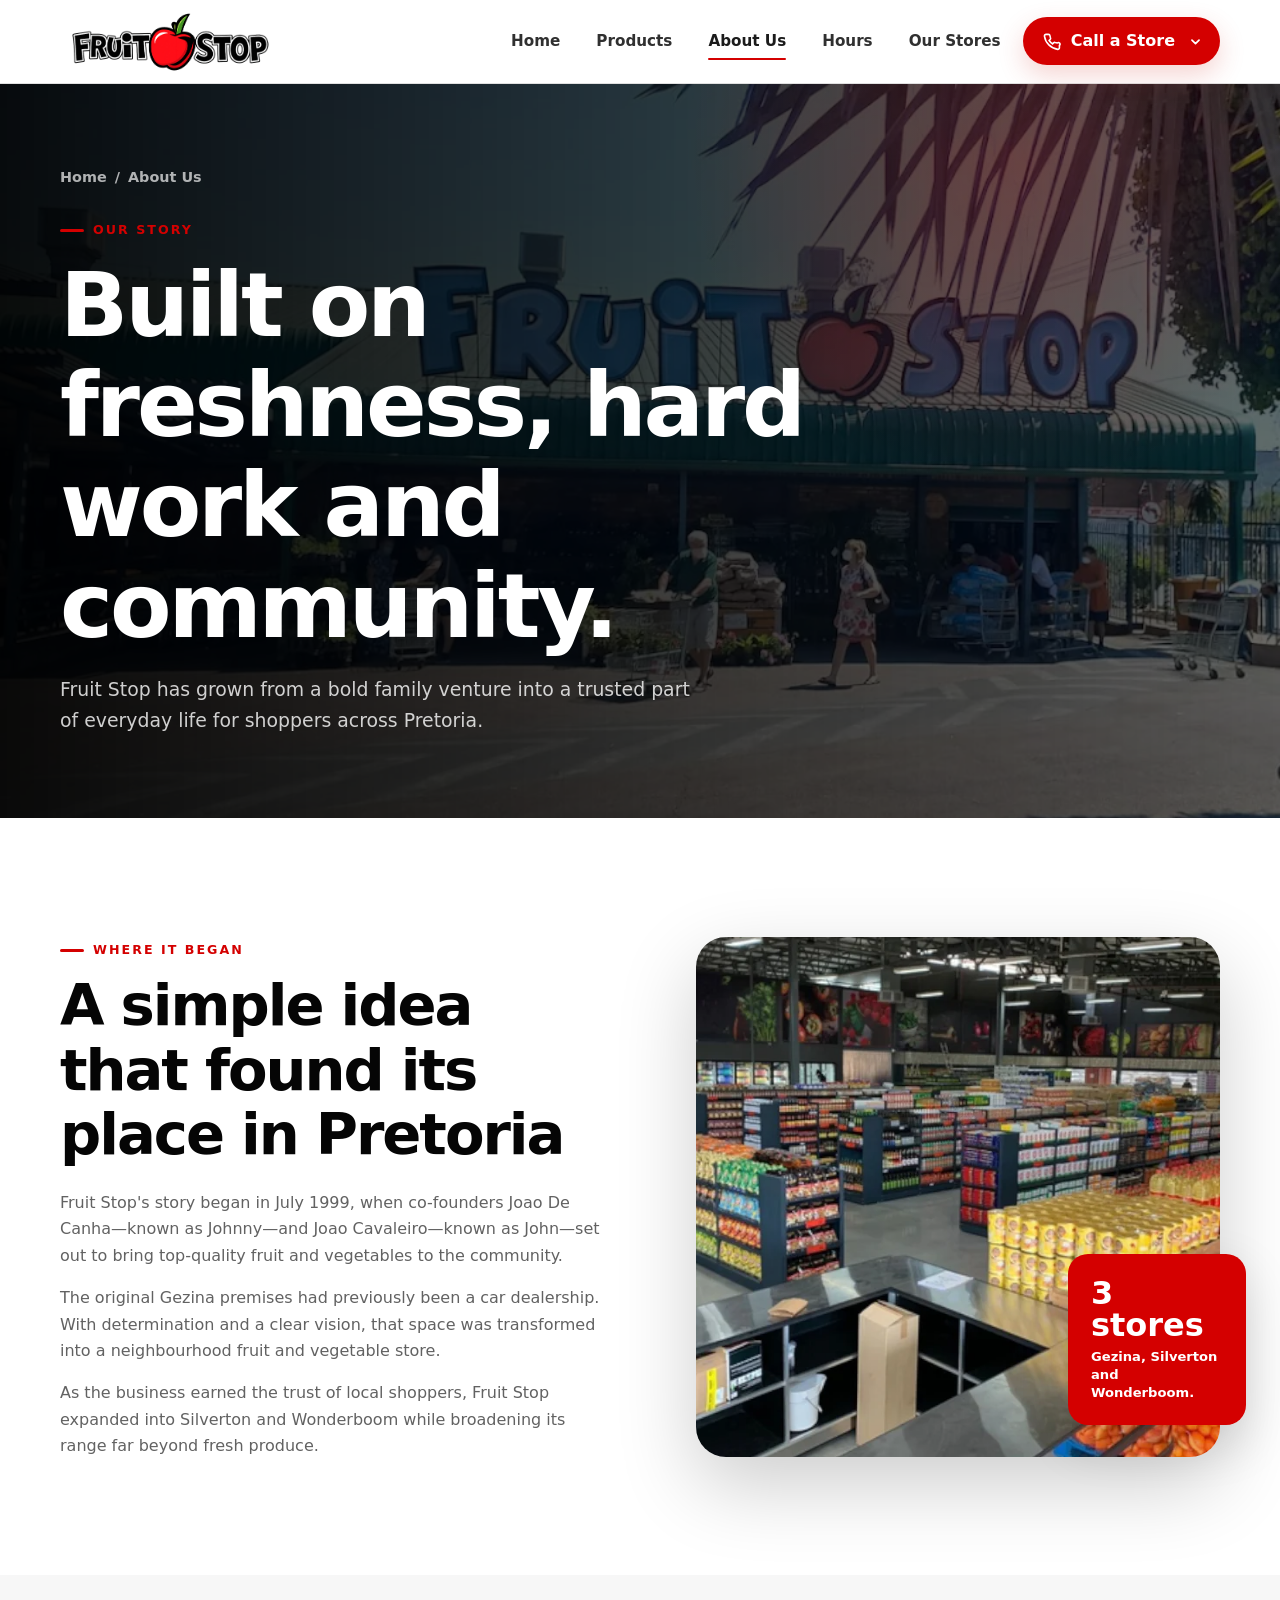
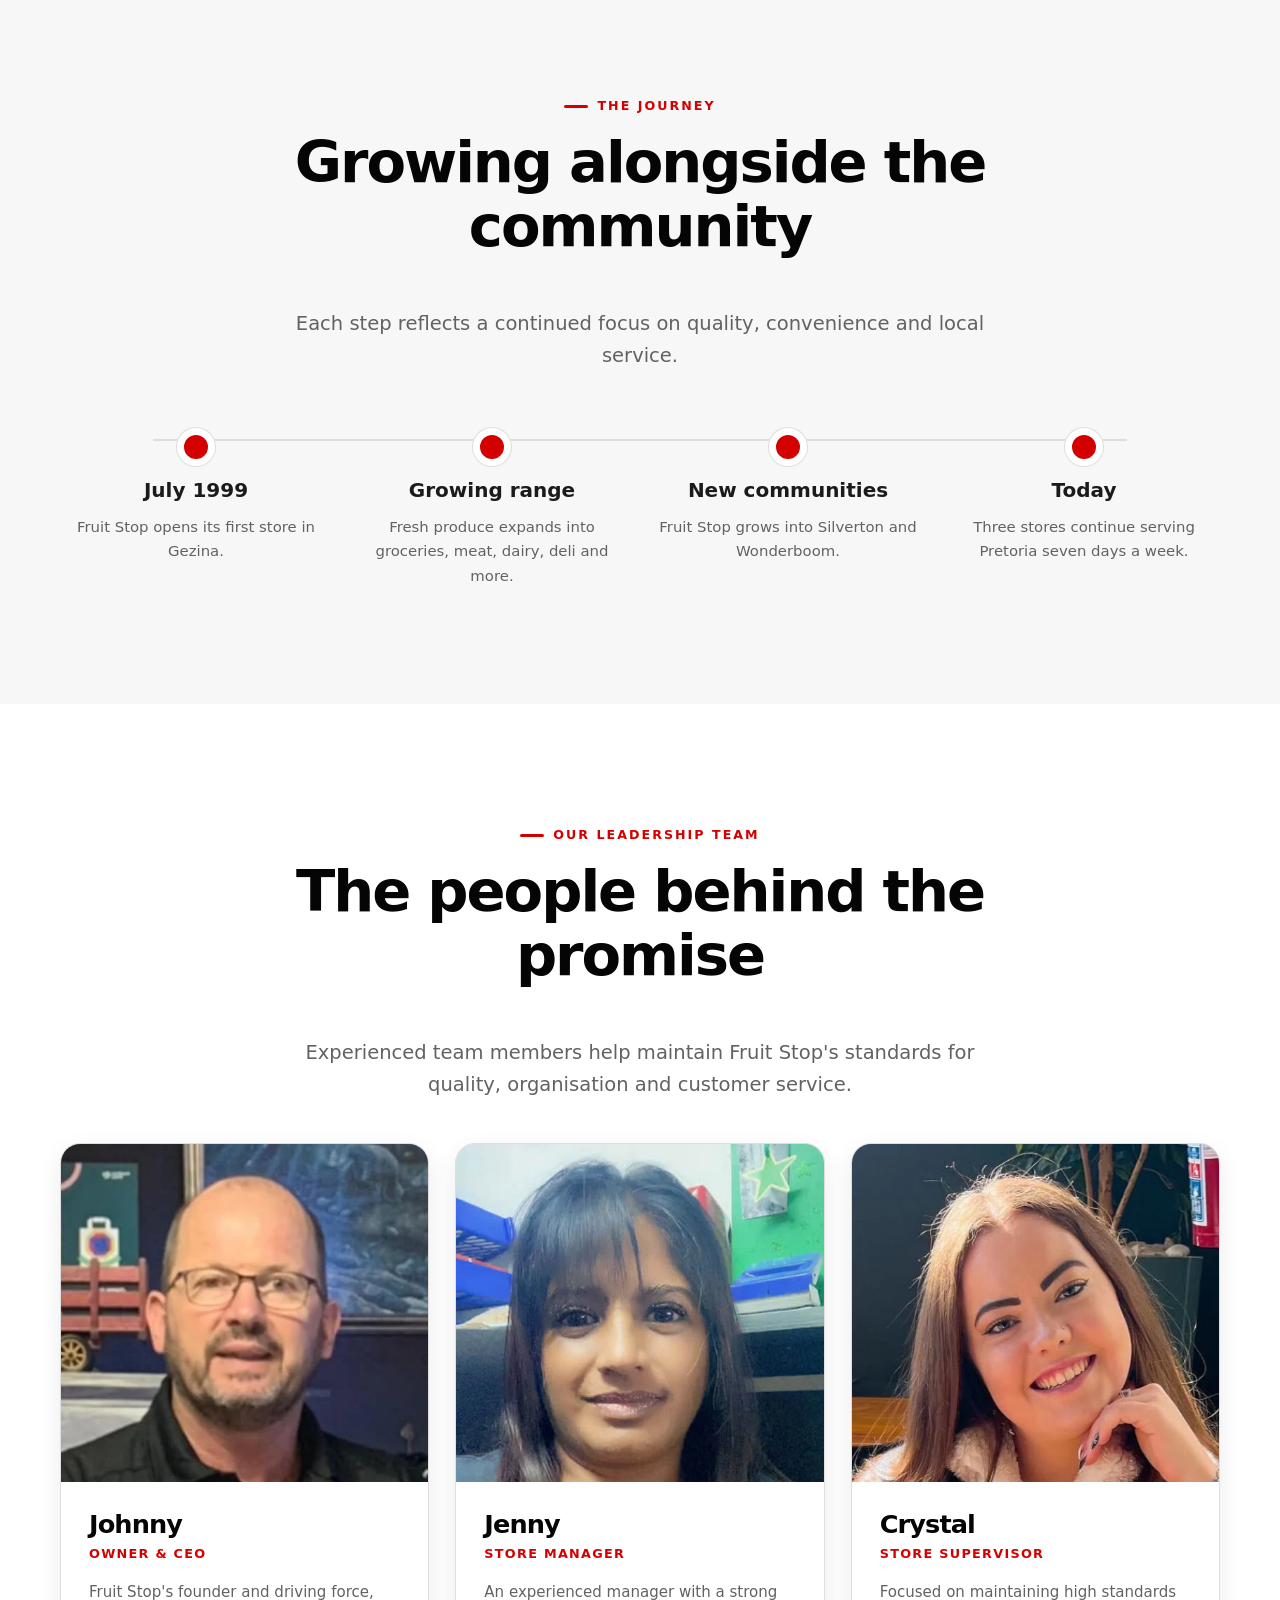
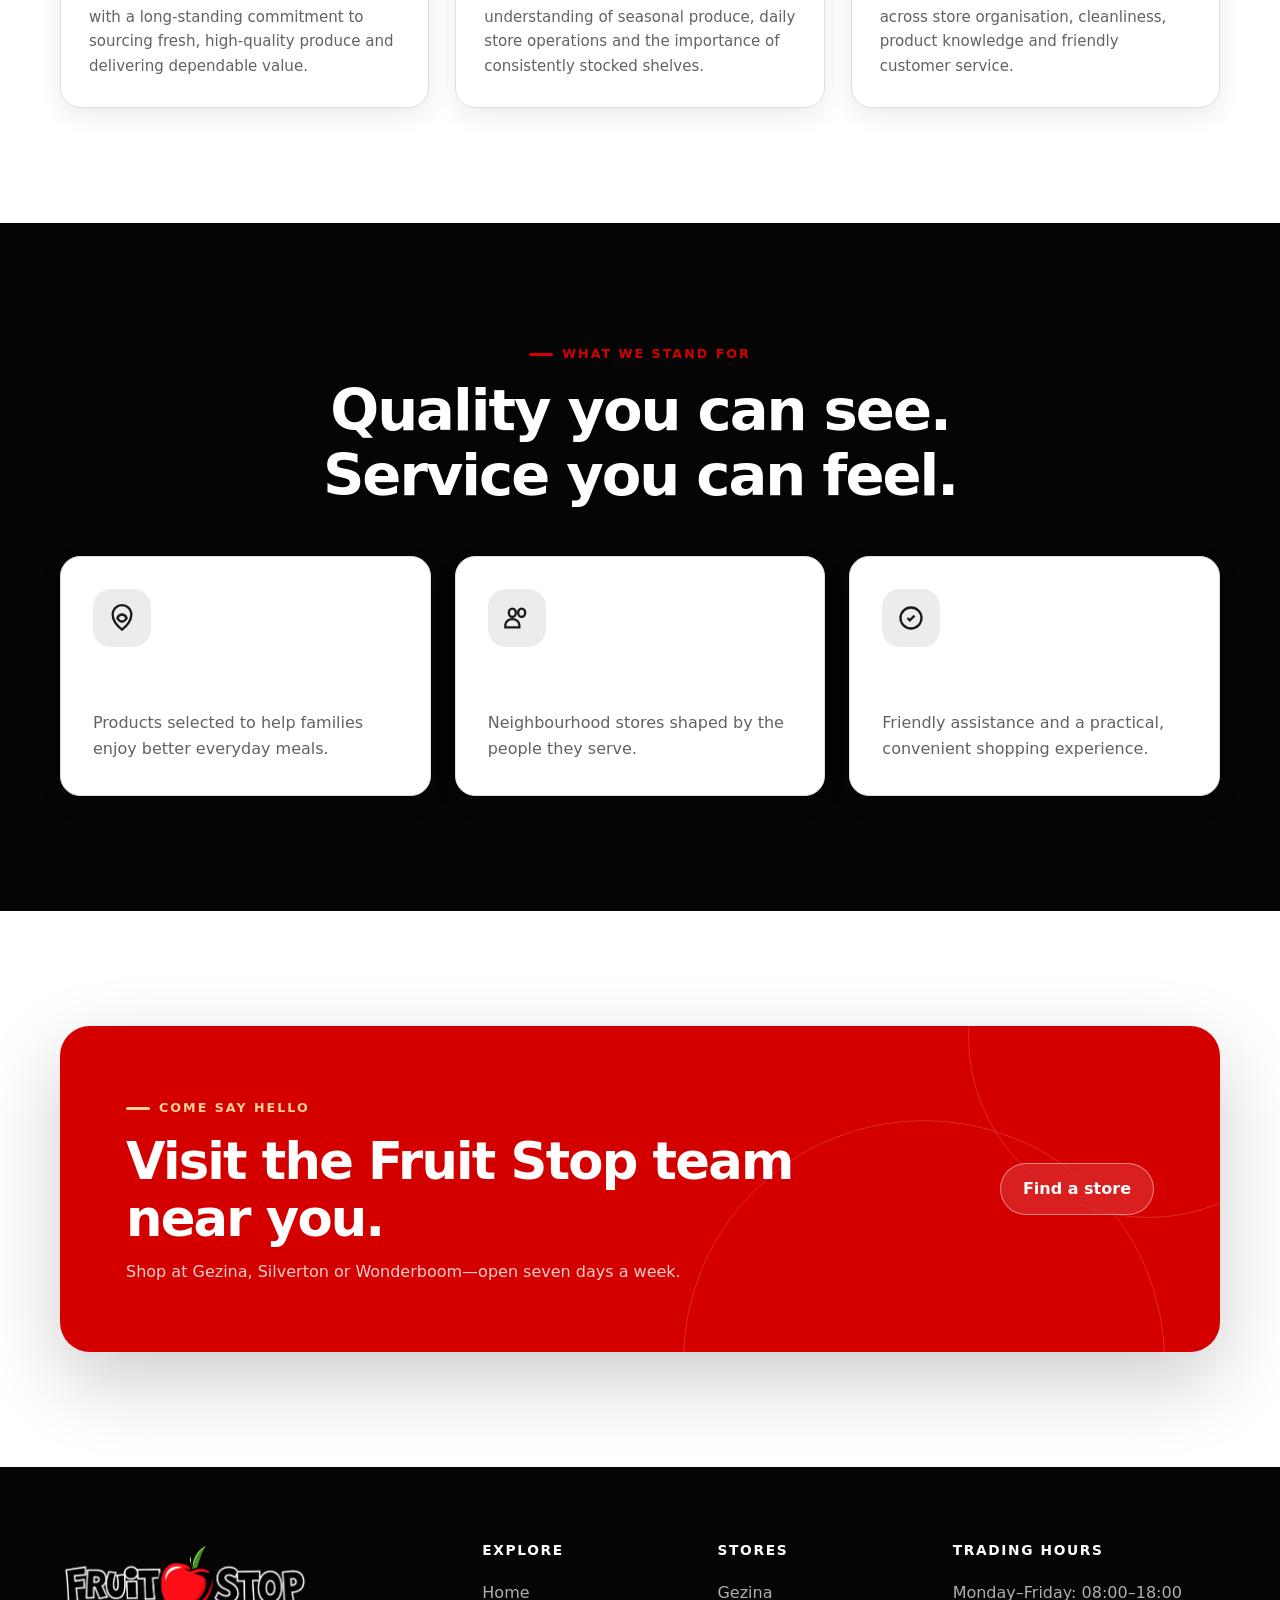
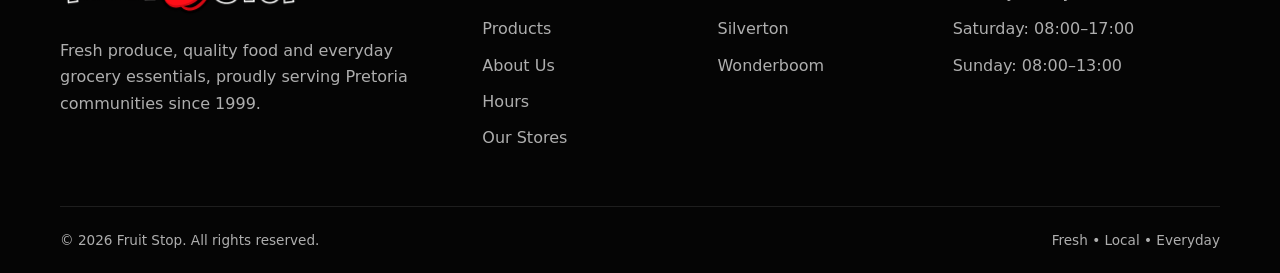
<file: about.html>
<!doctype html>
<html lang="en-ZA">
<head>
  <meta charset="utf-8">
  <meta name="viewport" content="width=device-width, initial-scale=1">
  <title>About Fruit Stop | Serving Pretoria Since 1999</title>
  <meta name="description" content="Discover Fruit Stop's story, from a family venture in Gezina in 1999 to three trusted neighbourhood stores across Pretoria.">
  <meta name="theme-color" content="#050505">
  <link rel="icon" href="images/favicon.ico" sizes="any">
  <link rel="icon" href="images/favicon.png" type="image/png">
  <link rel="apple-touch-icon" href="images/apple-touch-icon.png">
<link rel="stylesheet" href="style.css">
  <script defer src="script.js"></script>
</head>
<body>
  <a class="skip-link" href="#main-content">Skip to main content</a>
  <header class="site-header"><div class="header-inner"><a class="brand" href="index.html" aria-label="Fruit Stop home"><img src="images/fruit-stop-logo.png" alt="Fruit Stop"></a><button class="menu-toggle" type="button" aria-expanded="false" aria-controls="site-navigation" aria-label="Open navigation menu" data-menu-toggle><svg aria-hidden="true" viewBox="0 0 24 24" fill="none" stroke="currentColor" stroke-width="2" stroke-linecap="round"><path d="M4 7h16M4 12h16M4 17h16"/></svg></button><nav class="site-nav" id="site-navigation" aria-label="Main navigation" data-site-nav><a href="index.html">Home</a><a href="products.html">Products</a><a href="about.html" aria-current="page">About Us</a><a href="index.html#business-hours">Hours</a><a href="index.html#branches">Our Stores</a><div class="call-dropdown" data-call-dropdown>
          <button class="btn btn--red header-cta call-dropdown__toggle" type="button" aria-expanded="false" aria-haspopup="menu" aria-controls="branch-call-menu" data-call-toggle>
            <svg class="btn__icon" aria-hidden="true" viewBox="0 0 24 24" fill="none" stroke="currentColor" stroke-width="2"><path d="M22 16.92v3a2 2 0 0 1-2.18 2A19.79 19.79 0 0 1 3.09 5.18 2 2 0 0 1 5.08 3h3a2 2 0 0 1 2 1.72c.12.9.33 1.78.62 2.62a2 2 0 0 1-.45 2.11L9 10.7a16 16 0 0 0 4.3 4.3l1.25-1.25a2 2 0 0 1 2.11-.45c.84.29 1.72.5 2.62.62A2 2 0 0 1 22 16.92Z"/></svg>
            <span>Call a Store</span>
            <svg class="call-dropdown__chevron" aria-hidden="true" viewBox="0 0 24 24" fill="none" stroke="currentColor" stroke-width="2.4" stroke-linecap="round" stroke-linejoin="round"><path d="m7 10 5 5 5-5"/></svg>
          </button>
          <div class="call-dropdown__menu" id="branch-call-menu" role="menu" data-call-menu>
            <a href="tel:+27123355591" role="menuitem"><strong>Gezina</strong><span>012 335 5591</span></a>
            <a href="tel:+27128030247" role="menuitem"><strong>Silverton</strong><span>012 803 0247</span></a>
            <a href="tel:+27123355597" role="menuitem"><strong>Wonderboom</strong><span>012 335 5597</span></a>
          </div>
        </div></nav></div></header>
  <button class="mobile-overlay" type="button" aria-label="Close navigation menu" data-mobile-overlay></button>

  <main id="main-content">
    <section class="page-hero" style="--page-hero-image: url('images/store-gezina.webp')"><div class="page-hero__inner reveal"><div class="breadcrumb"><a href="index.html">Home</a><span aria-hidden="true">/</span><span>About Us</span></div><span class="eyebrow">Our story</span><h1>Built on freshness, hard work and community.</h1><p>Fruit Stop has grown from a bold family venture into a trusted part of everyday life for shoppers across Pretoria.</p></div></section>

    <section class="section">
      <div class="container split split--reverse">
        <div class="split__media reveal"><img src="images/store-wonderboom.webp" alt="Inside a large, well-stocked Fruit Stop store" width="1000" height="600"><div class="image-badge"><strong>3 stores</strong><span>Gezina, Silverton and Wonderboom.</span></div></div>
        <div class="split__content reveal"><span class="eyebrow">Where it began</span><h2>A simple idea that found its place in Pretoria</h2><p>Fruit Stop's story began in July 1999, when co-founders Joao De Canha—known as Johnny—and Joao Cavaleiro—known as John—set out to bring top-quality fruit and vegetables to the community.</p><p>The original Gezina premises had previously been a car dealership. With determination and a clear vision, that space was transformed into a neighbourhood fruit and vegetable store.</p><p>As the business earned the trust of local shoppers, Fruit Stop expanded into Silverton and Wonderboom while broadening its range far beyond fresh produce.</p></div>
      </div>
    </section>

    <section class="section section--soft">
      <div class="container"><div class="section-heading section-heading--center reveal"><span class="eyebrow">The journey</span><h2>Growing alongside the community</h2><p class="lead">Each step reflects a continued focus on quality, convenience and local service.</p></div><div class="timeline"><div class="timeline-item reveal"><strong>July 1999</strong><p>Fruit Stop opens its first store in Gezina.</p></div><div class="timeline-item reveal"><strong>Growing range</strong><p>Fresh produce expands into groceries, meat, dairy, deli and more.</p></div><div class="timeline-item reveal"><strong>New communities</strong><p>Fruit Stop grows into Silverton and Wonderboom.</p></div><div class="timeline-item reveal"><strong>Today</strong><p>Three stores continue serving Pretoria seven days a week.</p></div></div></div>
    </section>

    <section class="section">
      <div class="container"><div class="section-heading section-heading--center reveal"><span class="eyebrow">Our leadership team</span><h2>The people behind the promise</h2><p class="lead">Experienced team members help maintain Fruit Stop's standards for quality, organisation and customer service.</p></div><div class="team-grid">
        <article class="team-card reveal"><div class="team-card__image"><img src="images/johnny.webp" alt="Johnny, Fruit Stop owner and CEO" width="522" height="522" loading="lazy"></div><div class="team-card__body"><h3>Johnny</h3><span class="team-role">Owner &amp; CEO</span><p>Fruit Stop's founder and driving force, with a long-standing commitment to sourcing fresh, high-quality produce and delivering dependable value.</p></div></article>
        <article class="team-card reveal"><div class="team-card__image"><img src="images/jenny.webp" alt="Jenny, Fruit Stop store manager" width="522" height="522" loading="lazy"></div><div class="team-card__body"><h3>Jenny</h3><span class="team-role">Store Manager</span><p>An experienced manager with a strong understanding of seasonal produce, daily store operations and the importance of consistently stocked shelves.</p></div></article>
        <article class="team-card reveal"><div class="team-card__image"><img src="images/crystal.webp" alt="Crystal, Fruit Stop store supervisor" width="522" height="521" loading="lazy"></div><div class="team-card__body"><h3>Crystal</h3><span class="team-role">Store Supervisor</span><p>Focused on maintaining high standards across store organisation, cleanliness, product knowledge and friendly customer service.</p></div></article>
      </div></div>
    </section>

    <section class="section section--dark"><div class="container"><div class="section-heading section-heading--center reveal"><span class="eyebrow">What we stand for</span><h2>Quality you can see. Service you can feel.</h2></div><div class="grid grid--3"><article class="value-card reveal"><span class="value-card__icon"><svg aria-hidden="true" viewBox="0 0 24 24" fill="none" stroke="currentColor" stroke-width="2"><path d="M12 22c5-4 8-8 8-13a8 8 0 0 0-16 0c0 5 3 9 8 13Z"/><path d="M8 12c2-4 6-4 8 0-2 4-6 4-8 0Z"/></svg></span><h3>Quality</h3><p>Products selected to help families enjoy better everyday meals.</p></article><article class="value-card reveal"><span class="value-card__icon"><svg aria-hidden="true" viewBox="0 0 24 24" fill="none" stroke="currentColor" stroke-width="2"><path d="M16 11c1.66 0 3-1.57 3-3.5S17.66 4 16 4s-3 1.57-3 3.5 1.34 3.5 3 3.5ZM8 11c1.66 0 3-1.57 3-3.5S9.66 4 8 4 5 5.57 5 7.5 6.34 11 8 11ZM8 13c-3.33 0-6 2.24-6 5v2h12v-2c0-2.76-2.67-5-6-5Z"/></svg></span><h3>Community</h3><p>Neighbourhood stores shaped by the people they serve.</p></article><article class="value-card reveal"><span class="value-card__icon"><svg aria-hidden="true" viewBox="0 0 24 24" fill="none" stroke="currentColor" stroke-width="2"><path d="m9 12 2 2 4-4"/><circle cx="12" cy="12" r="9"/></svg></span><h3>Service</h3><p>Friendly assistance and a practical, convenient shopping experience.</p></article></div></div></section>

    <section class="section"><div class="container"><div class="cta-panel reveal"><div><span class="eyebrow" style="color:#ffd19a">Come say hello</span><h2>Visit the Fruit Stop team near you.</h2><p>Shop at Gezina, Silverton or Wonderboom—open seven days a week.</p></div><a class="btn btn--light" href="index.html#branches">Find a store</a></div></div></section>
  </main>

  <footer class="site-footer"><div class="container footer-grid"><div><img class="footer-brand" src="images/fruit-stop-logo.png" alt="Fruit Stop"><p class="footer-about">Fresh produce, quality food and everyday grocery essentials, proudly serving Pretoria communities since 1999.</p></div><div><div class="footer-title">Explore</div><ul class="footer-links"><li><a href="index.html">Home</a></li><li><a href="products.html">Products</a></li><li><a href="about.html">About Us</a></li><li><a href="index.html#business-hours">Hours</a></li><li><a href="index.html#branches">Our Stores</a></li></ul></div><div><div class="footer-title">Stores</div><ul class="footer-links"><li><a href="tel:+27123355591">Gezina</a></li><li><a href="tel:+27128030247">Silverton</a></li><li><a href="tel:+27123355597">Wonderboom</a></li></ul></div><div><div class="footer-title">Trading hours</div><ul class="footer-links"><li>Monday–Friday: 08:00–18:00</li><li>Saturday: 08:00–17:00</li><li>Sunday: 08:00–13:00</li></ul></div></div><div class="container footer-bottom"><span>© <span data-current-year></span> Fruit Stop. All rights reserved.</span><span>Fresh • Local • Everyday</span></div></footer>
</body>
</html>
</file>
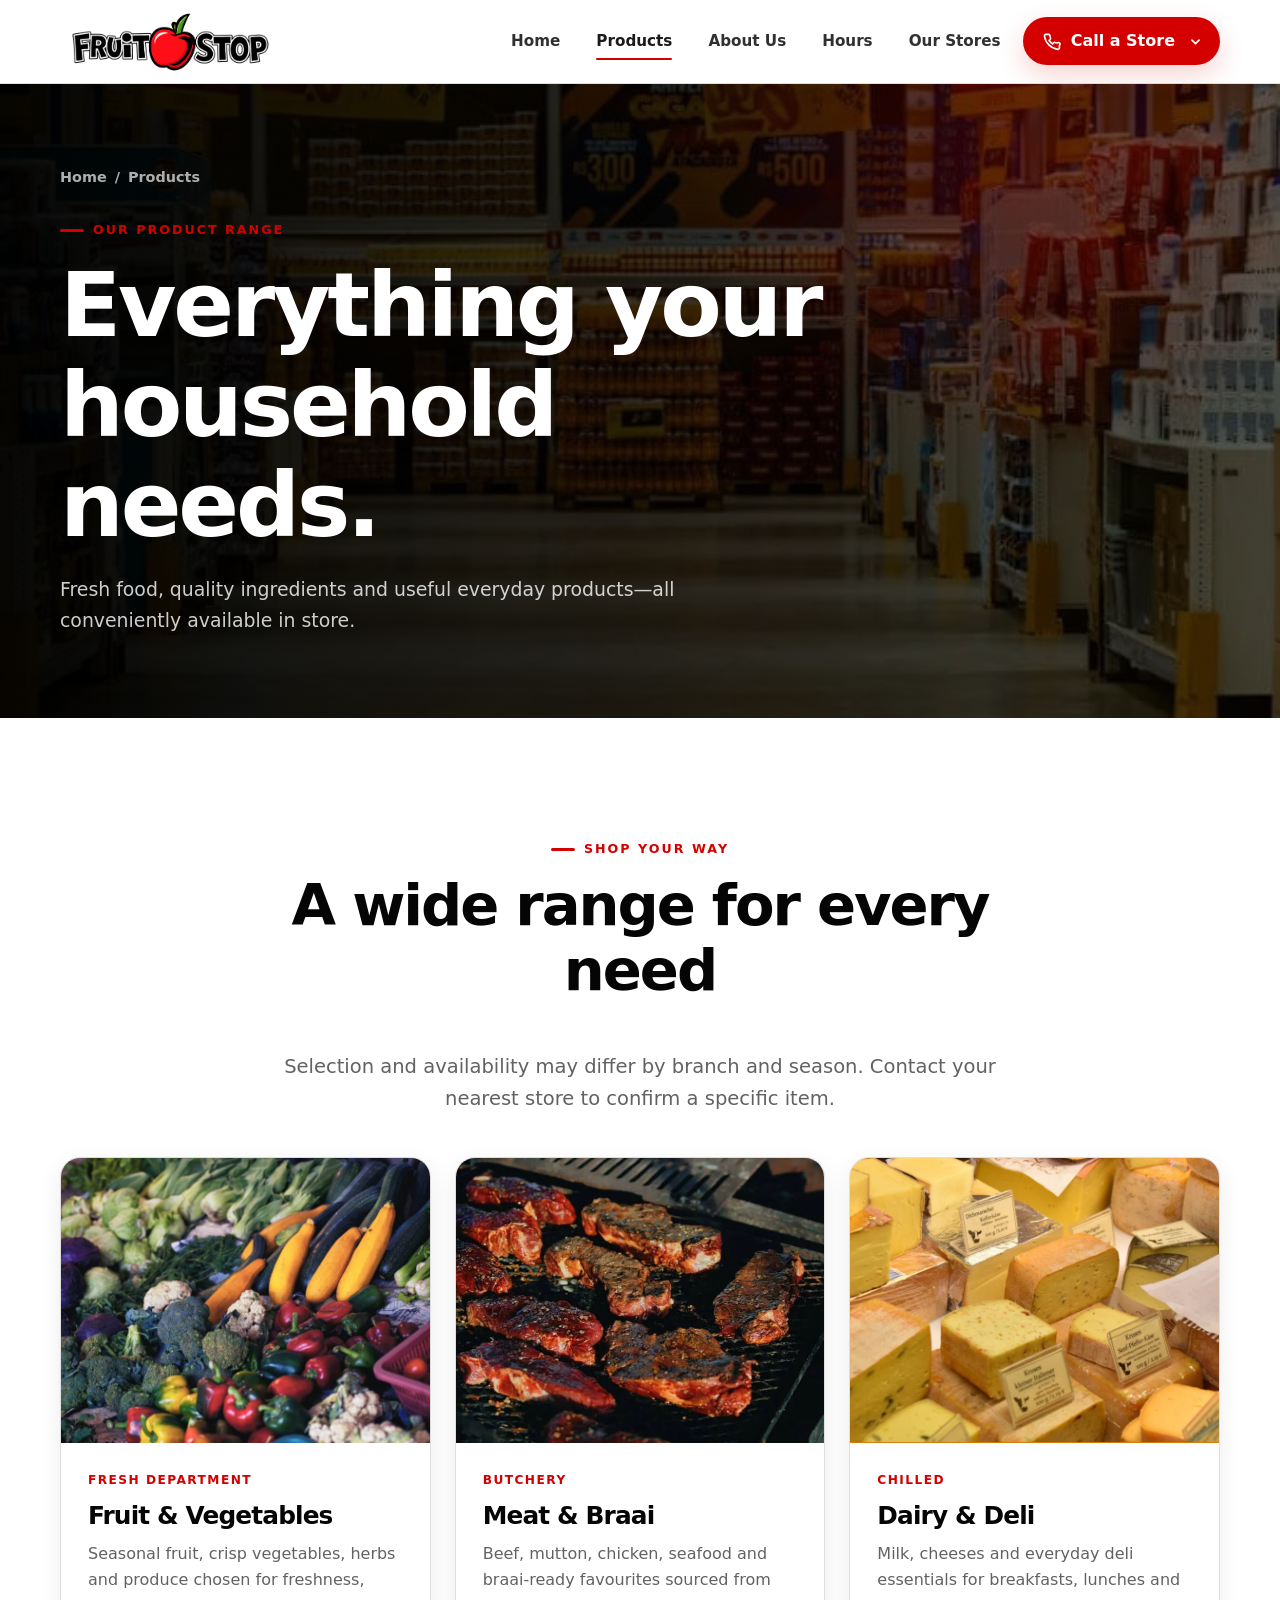
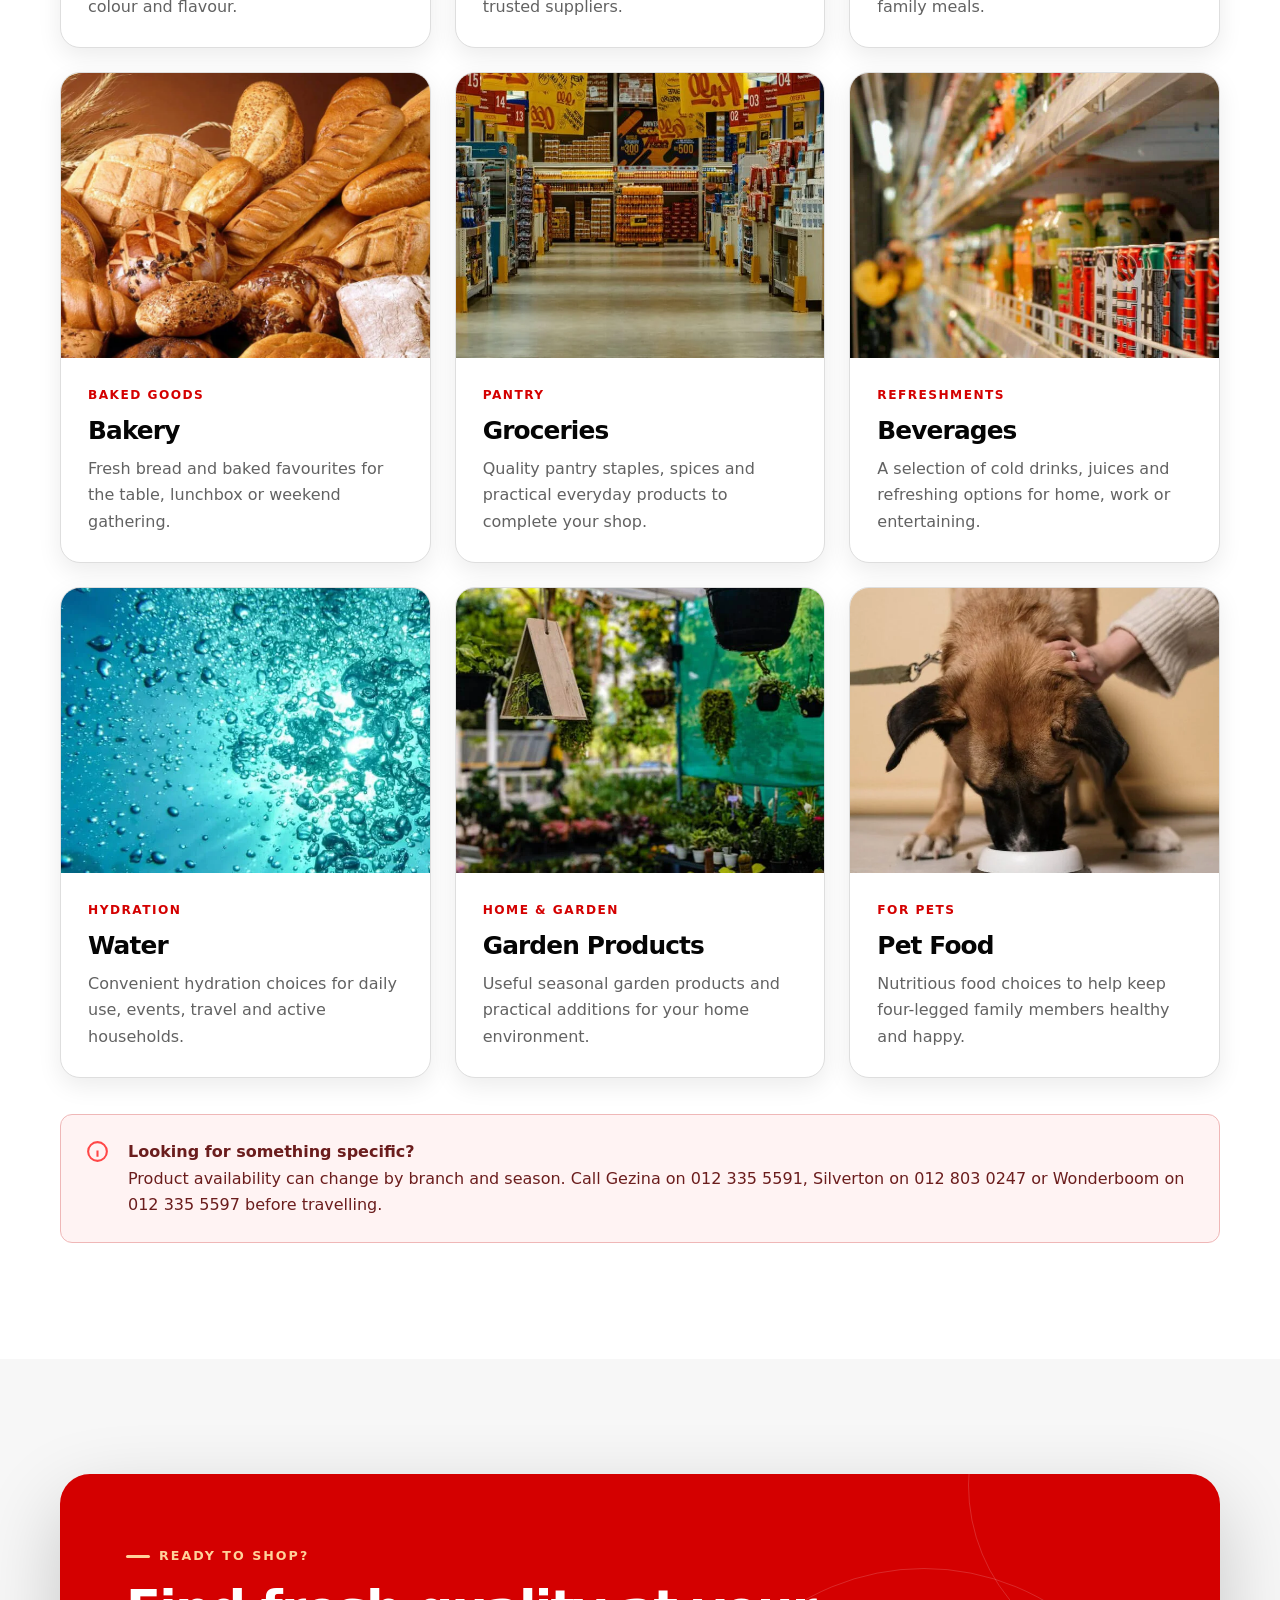
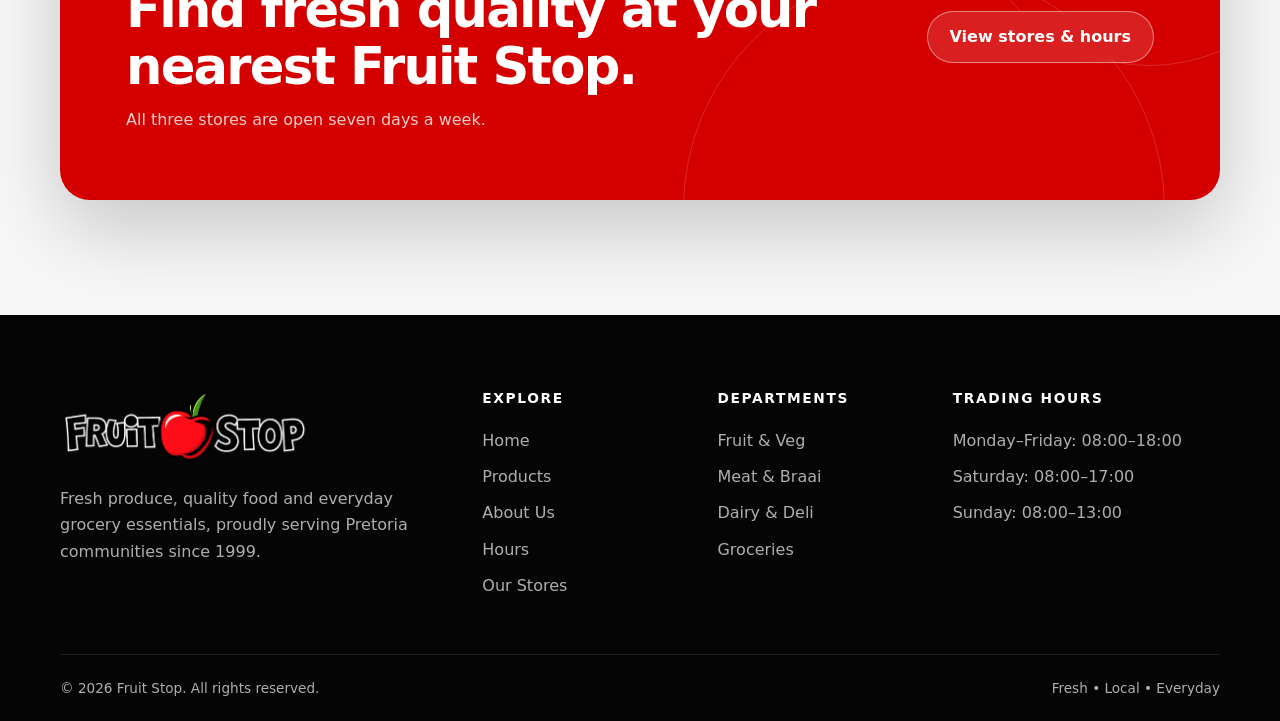
<file: products.html>
<!doctype html>
<html lang="en-ZA">
<head>
  <meta charset="utf-8">
  <meta name="viewport" content="width=device-width, initial-scale=1">
  <title>Products | Fruit Stop Pretoria</title>
  <meta name="description" content="Explore Fruit Stop's range of fresh fruit and vegetables, meat, dairy, bakery goods, beverages, groceries, garden products and pet food.">
  <meta name="theme-color" content="#050505">
  <link rel="icon" href="images/favicon.ico" sizes="any">
  <link rel="icon" href="images/favicon.png" type="image/png">
  <link rel="apple-touch-icon" href="images/apple-touch-icon.png">
<link rel="stylesheet" href="style.css">
  <script defer src="script.js"></script>
</head>
<body>
  <a class="skip-link" href="#main-content">Skip to main content</a>
  <header class="site-header"><div class="header-inner"><a class="brand" href="index.html" aria-label="Fruit Stop home"><img src="images/fruit-stop-logo.png" alt="Fruit Stop"></a><button class="menu-toggle" type="button" aria-expanded="false" aria-controls="site-navigation" aria-label="Open navigation menu" data-menu-toggle><svg aria-hidden="true" viewBox="0 0 24 24" fill="none" stroke="currentColor" stroke-width="2" stroke-linecap="round"><path d="M4 7h16M4 12h16M4 17h16"/></svg></button><nav class="site-nav" id="site-navigation" aria-label="Main navigation" data-site-nav><a href="index.html">Home</a><a href="products.html" aria-current="page">Products</a><a href="about.html">About Us</a><a href="index.html#business-hours">Hours</a><a href="index.html#branches">Our Stores</a><div class="call-dropdown" data-call-dropdown>
          <button class="btn btn--red header-cta call-dropdown__toggle" type="button" aria-expanded="false" aria-haspopup="menu" aria-controls="branch-call-menu" data-call-toggle>
            <svg class="btn__icon" aria-hidden="true" viewBox="0 0 24 24" fill="none" stroke="currentColor" stroke-width="2"><path d="M22 16.92v3a2 2 0 0 1-2.18 2A19.79 19.79 0 0 1 3.09 5.18 2 2 0 0 1 5.08 3h3a2 2 0 0 1 2 1.72c.12.9.33 1.78.62 2.62a2 2 0 0 1-.45 2.11L9 10.7a16 16 0 0 0 4.3 4.3l1.25-1.25a2 2 0 0 1 2.11-.45c.84.29 1.72.5 2.62.62A2 2 0 0 1 22 16.92Z"/></svg>
            <span>Call a Store</span>
            <svg class="call-dropdown__chevron" aria-hidden="true" viewBox="0 0 24 24" fill="none" stroke="currentColor" stroke-width="2.4" stroke-linecap="round" stroke-linejoin="round"><path d="m7 10 5 5 5-5"/></svg>
          </button>
          <div class="call-dropdown__menu" id="branch-call-menu" role="menu" data-call-menu>
            <a href="tel:+27123355591" role="menuitem"><strong>Gezina</strong><span>012 335 5591</span></a>
            <a href="tel:+27128030247" role="menuitem"><strong>Silverton</strong><span>012 803 0247</span></a>
            <a href="tel:+27123355597" role="menuitem"><strong>Wonderboom</strong><span>012 335 5597</span></a>
          </div>
        </div></nav></div></header>
  <button class="mobile-overlay" type="button" aria-label="Close navigation menu" data-mobile-overlay></button>

  <main id="main-content">
    <section class="page-hero" style="--page-hero-image: url('images/groceries.webp')"><div class="page-hero__inner reveal"><div class="breadcrumb"><a href="index.html">Home</a><span aria-hidden="true">/</span><span>Products</span></div><span class="eyebrow">Our product range</span><h1>Everything your household needs.</h1><p>Fresh food, quality ingredients and useful everyday products—all conveniently available in store.</p></div></section>

    <section class="section">
      <div class="container">
        <div class="section-heading section-heading--center reveal"><span class="eyebrow">Shop your way</span><h2>A wide range for every need</h2><p class="lead">Selection and availability may differ by branch and season. Contact your nearest store to confirm a specific item.</p></div>
        <div class="product-grid">
          <article class="product-card reveal" id="produce"><div class="product-card__media"><img src="images/fresh-produce.webp" alt="Fresh vegetables" width="1000" height="600"></div><div class="product-card__body"><span class="product-card__tag">Fresh department</span><h2>Fruit &amp; Vegetables</h2><p>Seasonal fruit, crisp vegetables, herbs and produce chosen for freshness, colour and flavour.</p></div></article>
          <article class="product-card reveal" id="meat"><div class="product-card__media"><img src="images/braai-meat.webp" alt="Meat cooking on a braai" width="664" height="1000"></div><div class="product-card__body"><span class="product-card__tag">Butchery</span><h2>Meat &amp; Braai</h2><p>Beef, mutton, chicken, seafood and braai-ready favourites sourced from trusted suppliers.</p></div></article>
          <article class="product-card reveal" id="dairy"><div class="product-card__media"><img src="images/dairy-cheese.webp" alt="Selection of cheese" width="1000" height="600"></div><div class="product-card__body"><span class="product-card__tag">Chilled</span><h2>Dairy &amp; Deli</h2><p>Milk, cheeses and everyday deli essentials for breakfasts, lunches and family meals.</p></div></article>
          <article class="product-card reveal" id="bakery"><div class="product-card__media"><img src="images/bakery.webp" alt="Freshly baked bread" width="1000" height="600"></div><div class="product-card__body"><span class="product-card__tag">Baked goods</span><h2>Bakery</h2><p>Fresh bread and baked favourites for the table, lunchbox or weekend gathering.</p></div></article>
          <article class="product-card reveal" id="groceries"><div class="product-card__media"><img src="images/groceries.webp" alt="Well-stocked grocery aisles" width="664" height="1000"></div><div class="product-card__body"><span class="product-card__tag">Pantry</span><h2>Groceries</h2><p>Quality pantry staples, spices and practical everyday products to complete your shop.</p></div></article>
          <article class="product-card reveal" id="beverages"><div class="product-card__media"><img src="images/beverages.webp" alt="Beverages on refrigerated shelves" width="664" height="1000"></div><div class="product-card__body"><span class="product-card__tag">Refreshments</span><h2>Beverages</h2><p>A selection of cold drinks, juices and refreshing options for home, work or entertaining.</p></div></article>
          <article class="product-card reveal" id="hydration"><div class="product-card__media"><img src="images/hydration.webp" alt="Bubbles in clean water" width="664" height="1000"></div><div class="product-card__body"><span class="product-card__tag">Hydration</span><h2>Water</h2><p>Convenient hydration choices for daily use, events, travel and active households.</p></div></article>
          <article class="product-card reveal" id="garden"><div class="product-card__media"><img src="images/garden.webp" alt="Garden and home products" width="664" height="1000"></div><div class="product-card__body"><span class="product-card__tag">Home &amp; garden</span><h2>Garden Products</h2><p>Useful seasonal garden products and practical additions for your home environment.</p></div></article>
          <article class="product-card reveal" id="pet-food"><div class="product-card__media"><img src="images/pet-food.webp" alt="Dog eating from a food bowl" width="664" height="1000"></div><div class="product-card__body"><span class="product-card__tag">For pets</span><h2>Pet Food</h2><p>Nutritious food choices to help keep four-legged family members healthy and happy.</p></div></article>
        </div>
        <div class="range-note reveal"><svg aria-hidden="true" viewBox="0 0 24 24" fill="none" stroke="currentColor" stroke-width="2"><circle cx="12" cy="12" r="9"/><path d="M12 11v6M12 7h.01"/></svg><div><strong>Looking for something specific?</strong><br>Product availability can change by branch and season. Call Gezina on 012 335 5591, Silverton on 012 803 0247 or Wonderboom on 012 335 5597 before travelling.</div></div>
      </div>
    </section>

    <section class="section section--soft"><div class="container"><div class="cta-panel reveal"><div><span class="eyebrow" style="color:#ffd19a">Ready to shop?</span><h2>Find fresh quality at your nearest Fruit Stop.</h2><p>All three stores are open seven days a week.</p></div><a class="btn btn--light" href="index.html#branches">View stores &amp; hours</a></div></div></section>
  </main>

  <footer class="site-footer"><div class="container footer-grid"><div><img class="footer-brand" src="images/fruit-stop-logo.png" alt="Fruit Stop"><p class="footer-about">Fresh produce, quality food and everyday grocery essentials, proudly serving Pretoria communities since 1999.</p></div><div><div class="footer-title">Explore</div><ul class="footer-links"><li><a href="index.html">Home</a></li><li><a href="products.html">Products</a></li><li><a href="about.html">About Us</a></li><li><a href="index.html#business-hours">Hours</a></li><li><a href="index.html#branches">Our Stores</a></li></ul></div><div><div class="footer-title">Departments</div><ul class="footer-links"><li><a href="#produce">Fruit &amp; Veg</a></li><li><a href="#meat">Meat &amp; Braai</a></li><li><a href="#dairy">Dairy &amp; Deli</a></li><li><a href="#groceries">Groceries</a></li></ul></div><div><div class="footer-title">Trading hours</div><ul class="footer-links"><li>Monday–Friday: 08:00–18:00</li><li>Saturday: 08:00–17:00</li><li>Sunday: 08:00–13:00</li></ul></div></div><div class="container footer-bottom"><span>© <span data-current-year></span> Fruit Stop. All rights reserved.</span><span>Fresh • Local • Everyday</span></div></footer>
</body>
</html>
</file>
<file: style.css>
/* =========================================================
   Fruit Stop — Modern Static Website
   Organised into: variables, reset, layout, components,
   page sections, utilities and responsive rules.
   ========================================================= */

:root {
  --black-950: #050505;
  --black-900: #111111;
  --black-800: #1b1b1b;
  --black-700: #2b2b2b;
  --black-600: #3a3a3a;
  --grey-100: #ececec;
  --grey-050: #f7f7f7;
  --red-700: #a60000;
  --red-600: #d40000;
  --red-500: #f22525;
  --red-400: #ff4747;
  --white: #ffffff;
  --ink: #151515;
  --muted: #626262;
  --line: #dedede;
  --shadow-sm: 0 8px 24px rgba(0, 0, 0, 0.08);
  --shadow-md: 0 18px 50px rgba(0, 0, 0, 0.14);
  --shadow-lg: 0 28px 80px rgba(0, 0, 0, 0.2);
  --radius-sm: 12px;
  --radius-md: 20px;
  --radius-lg: 30px;
  --container: min(1160px, calc(100% - 40px));
  --header-height: 84px;
  --transition: 220ms ease;
}

* {
  box-sizing: border-box;
}

html {
  scroll-behavior: smooth;
  scroll-padding-top: calc(var(--header-height) + 24px);
}

body {
  margin: 0;
  overflow-x: clip;
  background: var(--white);
  color: var(--ink);
  font-family: Inter, ui-sans-serif, system-ui, -apple-system, BlinkMacSystemFont, "Segoe UI", sans-serif;
  font-size: 16px;
  line-height: 1.65;
  text-rendering: optimizeLegibility;
}

body.menu-open {
  overflow: hidden;
}

img,
svg {
  display: block;
  max-width: 100%;
}

img {
  height: auto;
}

a {
  color: inherit;
  text-decoration: none;
}

button,
input,
textarea,
select {
  font: inherit;
}

button,
a {
  -webkit-tap-highlight-color: transparent;
}

h1,
h2,
h3,
h4,
p,
ul,
blockquote {
  margin-top: 0;
}

h1,
h2,
h3,
h4 {
  color: var(--black-950);
  font-weight: 800;
  line-height: 1.12;
  letter-spacing: -0.035em;
}

h1 {
  font-size: clamp(3rem, 7vw, 6.5rem);
}

h2 {
  font-size: clamp(2.15rem, 4.5vw, 4rem);
}

h3 {
  font-size: clamp(1.25rem, 2vw, 1.65rem);
}

p:last-child {
  margin-bottom: 0;
}

::selection {
  background: var(--black-800);
  color: var(--white);
}

:focus-visible {
  outline: 3px solid var(--red-400);
  outline-offset: 4px;
}

.skip-link {
  position: fixed;
  z-index: 9999;
  top: 10px;
  left: 10px;
  padding: 12px 18px;
  border-radius: 999px;
  background: var(--black-950);
  color: var(--white);
  transform: translateY(-160%);
  transition: transform var(--transition);
}

.skip-link:focus {
  transform: translateY(0);
}

.container {
  width: var(--container);
  margin-inline: auto;
}

.section {
  padding-block: clamp(76px, 9vw, 128px);
}

.section--soft {
  background: var(--grey-050);
}

.section--dark {
  position: relative;
  overflow: hidden;
  background: var(--black-950);
  color: rgba(255, 255, 255, 0.82);
}

.section--dark h2,
.section--dark h3 {
  color: var(--white);
}

.section-heading {
  max-width: 720px;
  margin-bottom: 42px;
}

.section-heading--center {
  margin-inline: auto;
  text-align: center;
}

.eyebrow {
  display: inline-flex;
  align-items: center;
  gap: 9px;
  margin-bottom: 14px;
  color: var(--red-600);
  font-size: 0.79rem;
  font-weight: 900;
  letter-spacing: 0.16em;
  text-transform: uppercase;
}

.eyebrow::before {
  width: 24px;
  height: 3px;
  border-radius: 99px;
  background: currentColor;
  content: "";
}

.lead {
  color: var(--muted);
  font-size: clamp(1.05rem, 1.6vw, 1.22rem);
}

.grid {
  display: grid;
  gap: 24px;
}

.grid--2 {
  grid-template-columns: repeat(2, minmax(0, 1fr));
}

.grid--3 {
  grid-template-columns: repeat(3, minmax(0, 1fr));
}

.grid--4 {
  grid-template-columns: repeat(4, minmax(0, 1fr));
}

.button-row {
  display: flex;
  flex-wrap: wrap;
  gap: 14px;
}

.btn {
  display: inline-flex;
  min-height: 52px;
  align-items: center;
  justify-content: center;
  gap: 10px;
  padding: 13px 22px;
  border: 1px solid transparent;
  border-radius: 999px;
  background: var(--black-800);
  color: var(--white);
  font-weight: 800;
  line-height: 1;
  box-shadow: 0 10px 26px rgba(0, 0, 0, 0.2);
  transition: transform var(--transition), background var(--transition), box-shadow var(--transition), border-color var(--transition);
}

.btn:hover {
  background: var(--black-700);
  box-shadow: 0 14px 34px rgba(0, 0, 0, 0.28);
  transform: translateY(-2px);
}

.btn--red {
  background: var(--red-600);
  box-shadow: 0 10px 26px rgba(211, 59, 50, 0.22);
}

.btn--red:hover {
  background: var(--red-700);
  box-shadow: 0 14px 34px rgba(211, 59, 50, 0.3);
}

.btn--light {
  border-color: rgba(255, 255, 255, 0.45);
  background: rgba(255, 255, 255, 0.12);
  box-shadow: none;
  backdrop-filter: blur(12px);
}

.btn--light:hover {
  border-color: var(--white);
  background: var(--white);
  color: var(--black-950);
}

.btn--outline {
  border-color: var(--line);
  background: var(--white);
  color: var(--black-900);
  box-shadow: none;
}

.btn--outline:hover {
  border-color: var(--black-800);
  background: var(--grey-050);
  box-shadow: none;
}

.btn__icon {
  width: 19px;
  height: 19px;
  flex: none;
}

/* Header */
.site-header {
  position: sticky;
  z-index: 1000;
  top: 0;
  height: var(--header-height);
  border-bottom: 1px solid rgba(0, 0, 0, 0.12);
  background: rgba(255, 255, 255, 0.9);
  backdrop-filter: blur(18px);
}

.header-inner {
  display: flex;
  width: var(--container);
  height: 100%;
  align-items: center;
  justify-content: space-between;
  margin-inline: auto;
  gap: 30px;
}

.brand {
  display: inline-flex;
  width: 220px;
  flex: none;
  align-items: center;
}

.brand img {
  width: 100%;
  max-height: 64px;
  object-fit: contain;
}

.site-nav {
  display: flex;
  align-items: center;
  gap: 8px;
}

.site-nav a:not(.btn) {
  position: relative;
  padding: 12px 14px;
  color: #303030;
  font-size: 0.95rem;
  font-weight: 750;
  transition: color var(--transition);
}

.site-nav a:not(.btn)::after {
  position: absolute;
  right: 14px;
  bottom: 6px;
  left: 14px;
  height: 2px;
  border-radius: 99px;
  background: var(--red-600);
  content: "";
  transform: scaleX(0);
  transform-origin: left;
  transition: transform var(--transition);
}

.site-nav a:not(.btn):hover,
.site-nav a[aria-current="page"] {
  color: var(--black-800);
}

.site-nav a:not(.btn):hover::after,
.site-nav a[aria-current="page"]::after {
  transform: scaleX(1);
}

/* Navbar call dropdown */
.call-dropdown {
  position: relative;
  flex: none;
}

.call-dropdown__toggle {
  min-height: 48px;
  padding-inline: 18px 15px;
  cursor: pointer;
}

.call-dropdown__chevron {
  width: 17px;
  height: 17px;
  margin-left: 2px;
  transition: transform var(--transition);
}

.call-dropdown.is-open .call-dropdown__chevron {
  transform: rotate(180deg);
}

.call-dropdown__menu {
  position: absolute;
  z-index: 1010;
  top: calc(100% + 12px);
  right: 0;
  display: grid;
  width: 280px;
  padding: 9px;
  border: 1px solid var(--line);
  border-radius: 18px;
  background: var(--white);
  box-shadow: var(--shadow-md);
  opacity: 0;
  visibility: hidden;
  transform: translateY(-8px);
  transition: opacity var(--transition), transform var(--transition), visibility var(--transition);
}

.call-dropdown.is-open .call-dropdown__menu {
  opacity: 1;
  visibility: visible;
  transform: translateY(0);
}

.site-nav .call-dropdown__menu a {
  display: grid;
  grid-template-columns: 1fr auto;
  align-items: center;
  gap: 16px;
  padding: 12px 13px;
  border-radius: 12px;
  color: var(--ink);
  font-size: 0.94rem;
  line-height: 1.25;
  transition: background var(--transition), color var(--transition);
}

.site-nav .call-dropdown__menu a::after {
  display: none;
}

.site-nav .call-dropdown__menu a:hover,
.site-nav .call-dropdown__menu a:focus-visible {
  background: var(--grey-050);
  color: var(--black-800);
}

.call-dropdown__menu strong {
  color: var(--black-900);
}

.call-dropdown__menu span {
  color: var(--muted);
  font-size: 0.86rem;
  font-weight: 700;
}

.menu-toggle {
  display: none;
  width: 48px;
  height: 48px;
  align-items: center;
  justify-content: center;
  border: 1px solid var(--line);
  border-radius: 14px;
  background: var(--white);
  color: var(--black-900);
  cursor: pointer;
}

.menu-toggle svg {
  width: 24px;
  height: 24px;
}

.mobile-overlay {
  display: none;
}

/* Hero */
.hero {
  position: relative;
  display: grid;
  min-height: min(780px, calc(100vh - var(--header-height)));
  align-items: center;
  overflow: hidden;
  background: var(--black-950);
  color: var(--white);
  isolation: isolate;
}

.hero::before {
  position: absolute;
  z-index: -2;
  inset: 0;
  background:
    linear-gradient(90deg, rgba(0, 0, 0, 0.96) 0%, rgba(0, 0, 0, 0.78) 45%, rgba(0, 0, 0, 0.28) 100%),
    radial-gradient(circle at 18% 22%, rgba(212, 0, 0, 0.24), transparent 34%),
    url("images/hero-apples.webp") 58% center / cover no-repeat;
  content: "";
  transform: scale(1.02);
}

.hero::after {
  position: absolute;
  z-index: -1;
  right: -12%;
  bottom: -36%;
  width: 620px;
  aspect-ratio: 1;
  border: 1px solid rgba(255, 255, 255, 0.14);
  border-radius: 50%;
  box-shadow: 0 0 0 90px rgba(255, 255, 255, 0.03), 0 0 0 180px rgba(255, 255, 255, 0.02);
  content: "";
}

.hero-inner {
  width: var(--container);
  margin-inline: auto;
  padding-block: 90px;
}

.hero-content {
  max-width: 760px;
}

.hero .eyebrow {
  color: var(--red-400);
}

.hero h1 {
  max-width: 720px;
  margin-bottom: 24px;
  color: var(--white);
  text-wrap: balance;
}

.hero h1 span {
  color: var(--red-400);
}

.hero-copy {
  max-width: 660px;
  margin-bottom: 34px;
  color: rgba(255, 255, 255, 0.82);
  font-size: clamp(1.08rem, 2vw, 1.3rem);
}

.hero-meta {
  display: flex;
  flex-wrap: wrap;
  gap: 24px;
  margin-top: 50px;
}

.hero-meta__item {
  display: flex;
  align-items: center;
  gap: 11px;
  color: rgba(255, 255, 255, 0.82);
  font-size: 0.94rem;
  font-weight: 700;
}

.hero-meta__icon {
  display: grid;
  width: 38px;
  height: 38px;
  place-items: center;
  border: 1px solid rgba(255, 255, 255, 0.18);
  border-radius: 50%;
  background: rgba(255, 255, 255, 0.09);
}

.hero-meta__icon svg {
  width: 18px;
  height: 18px;
}

/* Trust strip */
.trust-strip {
  position: relative;
  z-index: 5;
  margin-top: -38px;
}

.trust-grid {
  display: grid;
  grid-template-columns: repeat(4, 1fr);
  overflow: hidden;
  border: 1px solid rgba(0, 0, 0, 0.12);
  border-radius: var(--radius-md);
  background: var(--white);
  box-shadow: var(--shadow-md);
}

.trust-item {
  display: flex;
  min-height: 112px;
  align-items: center;
  gap: 15px;
  padding: 24px;
}

.trust-item + .trust-item {
  border-left: 1px solid var(--line);
}

.trust-item__icon {
  display: grid;
  width: 47px;
  height: 47px;
  flex: none;
  place-items: center;
  border-radius: 15px;
  background: var(--grey-100);
  color: var(--black-800);
}

.trust-item__icon svg {
  width: 22px;
  height: 22px;
}

.trust-item strong,
.trust-item span {
  display: block;
}

.trust-item strong {
  color: var(--black-950);
  font-size: 1rem;
}

.trust-item span {
  margin-top: 2px;
  color: var(--muted);
  font-size: 0.85rem;
}

/* Category cards */
.category-grid {
  display: grid;
  grid-template-columns: repeat(12, 1fr);
  gap: 22px;
}

.category-card {
  position: relative;
  min-height: 360px;
  overflow: hidden;
  border-radius: var(--radius-md);
  box-shadow: var(--shadow-sm);
  isolation: isolate;
}

.category-card:nth-child(1),
.category-card:nth-child(4) {
  grid-column: span 7;
}

.category-card:nth-child(2),
.category-card:nth-child(3) {
  grid-column: span 5;
}

.category-card img {
  position: absolute;
  z-index: -2;
  width: 100%;
  height: 100%;
  object-fit: cover;
  transition: transform 500ms ease;
}

.category-card::after {
  position: absolute;
  z-index: -1;
  inset: 0;
  background: linear-gradient(180deg, transparent 22%, rgba(0, 0, 0, 0.88) 100%);
  content: "";
}

.category-card__content {
  position: absolute;
  right: 0;
  bottom: 0;
  left: 0;
  padding: 32px;
  color: rgba(255, 255, 255, 0.82);
}

.category-card h3 {
  margin-bottom: 8px;
  color: var(--white);
  font-size: clamp(1.55rem, 2.5vw, 2.25rem);
}

.category-card p {
  max-width: 520px;
  margin-bottom: 18px;
}

.text-link {
  display: inline-flex;
  align-items: center;
  gap: 9px;
  color: inherit;
  font-weight: 850;
}

.text-link svg {
  width: 18px;
  height: 18px;
  transition: transform var(--transition);
}

.category-card:hover img,
.category-card:focus-visible img {
  transform: scale(1.055);
}

.category-card:hover .text-link svg {
  transform: translateX(5px);
}

/* Split story */
.split {
  display: grid;
  grid-template-columns: 1.02fr 0.98fr;
  align-items: center;
  gap: clamp(44px, 7vw, 90px);
}

.split--reverse .split__media {
  order: 2;
}

.split__media {
  position: relative;
}

.split__media img {
  width: 100%;
  min-height: 520px;
  border-radius: var(--radius-lg);
  object-fit: cover;
  box-shadow: var(--shadow-lg);
}

.image-badge {
  position: absolute;
  right: -26px;
  bottom: 32px;
  width: 178px;
  padding: 23px;
  border-radius: 20px;
  background: var(--red-600);
  color: var(--white);
  box-shadow: var(--shadow-md);
}

.image-badge strong,
.image-badge span {
  display: block;
}

.image-badge strong {
  font-size: 2rem;
  line-height: 1;
}

.image-badge span {
  margin-top: 7px;
  font-size: 0.82rem;
  font-weight: 700;
  line-height: 1.35;
}

.split__content h2 {
  margin-bottom: 22px;
}

.split__content p {
  color: var(--muted);
}

.check-list {
  display: grid;
  gap: 14px;
  padding: 0;
  margin: 28px 0 34px;
  list-style: none;
}

.check-list li {
  display: flex;
  align-items: flex-start;
  gap: 12px;
  color: #303030;
  font-weight: 700;
}

.check-list__icon {
  display: grid;
  width: 25px;
  height: 25px;
  flex: none;
  place-items: center;
  border-radius: 50%;
  background: var(--grey-100);
  color: var(--black-800);
}

.check-list__icon svg {
  width: 14px;
  height: 14px;
}

/* Values */
.value-card {
  padding: 32px;
  border: 1px solid var(--line);
  border-radius: var(--radius-md);
  background: var(--white);
  box-shadow: var(--shadow-sm);
  transition: transform var(--transition), box-shadow var(--transition), border-color var(--transition);
}

.value-card:hover {
  border-color: rgba(212, 0, 0, 0.35);
  box-shadow: var(--shadow-md);
  transform: translateY(-6px);
}

.value-card__icon {
  display: grid;
  width: 58px;
  height: 58px;
  margin-bottom: 24px;
  place-items: center;
  border-radius: 18px;
  background: var(--grey-100);
  color: var(--black-800);
}

.value-card__icon svg {
  width: 28px;
  height: 28px;
}

.value-card h3 {
  margin-bottom: 10px;
}

.value-card p {
  color: var(--muted);
}

/* Testimonials */
.testimonial-shell {
  position: relative;
  max-width: 920px;
  margin-inline: auto;
}

.testimonial-slider {
  overflow: hidden;
}

.testimonial-track {
  display: flex;
  transition: transform 500ms cubic-bezier(.2,.8,.2,1);
}

.testimonial {
  min-width: 100%;
  padding: 10px 70px;
  text-align: center;
}

.quote-mark {
  margin-bottom: 10px;
  color: var(--red-400);
  font-family: Georgia, serif;
  font-size: 6rem;
  line-height: 0.6;
}

.testimonial blockquote {
  margin-bottom: 26px;
  color: var(--white);
  font-family: Georgia, "Times New Roman", serif;
  font-size: clamp(1.35rem, 3vw, 2.1rem);
  line-height: 1.5;
}

.stars {
  margin-bottom: 13px;
  color: var(--red-400);
  letter-spacing: 0.18em;
}

.testimonial cite {
  display: block;
  color: rgba(255, 255, 255, 0.7);
  font-style: normal;
  font-weight: 800;
}

.slider-controls {
  display: flex;
  justify-content: center;
  gap: 12px;
  margin-top: 30px;
}

.slider-btn {
  display: grid;
  width: 48px;
  height: 48px;
  place-items: center;
  border: 1px solid rgba(255, 255, 255, 0.24);
  border-radius: 50%;
  background: rgba(255, 255, 255, 0.08);
  color: var(--white);
  cursor: pointer;
  transition: background var(--transition), color var(--transition);
}

.slider-btn:hover {
  background: var(--white);
  color: var(--black-950);
}

.slider-btn svg {
  width: 20px;
  height: 20px;
}

/* Branches */
.branch-card {
  display: flex;
  min-height: 100%;
  flex-direction: column;
  overflow: hidden;
  border: 1px solid var(--line);
  border-radius: var(--radius-md);
  background: var(--white);
  box-shadow: var(--shadow-sm);
  transition: transform var(--transition), box-shadow var(--transition);
}

.branch-card:hover {
  box-shadow: var(--shadow-md);
  transform: translateY(-6px);
}

.branch-card__image {
  height: 220px;
  overflow: hidden;
}

.branch-card__image img {
  width: 100%;
  height: 100%;
  object-fit: cover;
  transition: transform 500ms ease;
}

.branch-card:hover .branch-card__image img {
  transform: scale(1.05);
}

.branch-card__body {
  display: flex;
  flex: 1;
  flex-direction: column;
  padding: 28px;
}

.branch-card h3 {
  margin-bottom: 6px;
}

.branch-address {
  display: flex;
  align-items: flex-start;
  gap: 10px;
  min-height: 50px;
  margin: 4px 0 14px;
  color: var(--muted);
  font-size: 0.92rem;
  font-style: normal;
  line-height: 1.55;
}

.branch-card .branch-address > svg {
  flex: 0 0 14px;
  width: 14px;
  height: 14px;
  margin-top: 3px;
  color: var(--red-600);
}

.branch-card__image--silverton img {
  object-position: center 52%;
}

.branch-phone {
  display: inline-flex;
  align-items: center;
  gap: 9px;
  margin-bottom: 22px;
  color: var(--red-600);
  font-size: 1.05rem;
  font-weight: 850;
}

.branch-phone svg {
  width: 18px;
  height: 18px;
}

.hours {
  display: grid;
  gap: 9px;
  margin-bottom: 26px;
  color: var(--muted);
  font-size: 0.92rem;
}

.hours div {
  display: flex;
  justify-content: space-between;
  gap: 20px;
  padding-bottom: 8px;
  border-bottom: 1px dashed var(--line);
}

.hours strong {
  color: #303030;
}

.branch-card .button-row {
  margin-top: auto;
}

.branch-card .btn {
  flex: 1;
  min-width: 130px;
  padding-inline: 16px;
}

/* CTA */
.cta-panel {
  position: relative;
  display: grid;
  grid-template-columns: 1fr auto;
  align-items: center;
  gap: 40px;
  overflow: hidden;
  padding: clamp(36px, 6vw, 66px);
  border-radius: var(--radius-lg);
  background: var(--red-600);
  color: rgba(255, 255, 255, 0.8);
  box-shadow: var(--shadow-lg);
  isolation: isolate;
}

.cta-panel::before,
.cta-panel::after {
  position: absolute;
  z-index: -1;
  border: 1px solid rgba(255, 255, 255, 0.16);
  border-radius: 50%;
  content: "";
}

.cta-panel::before {
  top: -170px;
  right: -110px;
  width: 360px;
  height: 360px;
}

.cta-panel::after {
  right: 55px;
  bottom: -250px;
  width: 480px;
  height: 480px;
}

.cta-panel h2 {
  max-width: 700px;
  margin-bottom: 12px;
  color: var(--white);
  font-size: clamp(2rem, 4vw, 3.5rem);
}

.cta-panel p {
  max-width: 700px;
}

/* Footer */
.site-footer {
  padding-top: 72px;
  background: #050505;
  color: rgba(255, 255, 255, 0.68);
}

.footer-grid {
  display: grid;
  grid-template-columns: 1.4fr 0.7fr 0.7fr 1fr;
  gap: 48px;
  padding-bottom: 54px;
}

.footer-brand {
  width: 250px;
  max-height: 82px;
  margin-bottom: 20px;
  object-fit: contain;
  opacity: 1;
}

.footer-about {
  max-width: 400px;
}

.footer-title {
  margin-bottom: 18px;
  color: var(--white);
  font-size: 0.86rem;
  font-weight: 900;
  letter-spacing: 0.12em;
  text-transform: uppercase;
}

.footer-links {
  display: grid;
  gap: 10px;
  padding: 0;
  margin: 0;
  list-style: none;
}

.footer-links a {
  transition: color var(--transition), transform var(--transition);
}

.footer-links a:hover {
  color: var(--white);
  transform: translateX(3px);
}

.social-links {
  display: flex;
  flex-wrap: wrap;
  gap: 10px;
  margin-top: 22px;
}

.social-links a {
  display: grid;
  width: 42px;
  height: 42px;
  place-items: center;
  border: 1px solid rgba(255, 255, 255, 0.15);
  border-radius: 50%;
  transition: background var(--transition), color var(--transition);
}

.social-links a:hover {
  background: var(--white);
  color: var(--black-950);
}

.social-links svg {
  width: 18px;
  height: 18px;
}

.footer-bottom a {
  color: rgba(255, 255, 255, 0.82);
  text-decoration: underline;
  text-decoration-color: rgba(255, 255, 255, 0.28);
  text-underline-offset: 3px;
  transition: color var(--transition), text-decoration-color var(--transition);
}

.footer-bottom a:hover {
  color: var(--white);
  text-decoration-color: currentColor;
}

.footer-bottom {
  display: flex;
  align-items: center;
  justify-content: space-between;
  gap: 20px;
  padding-block: 22px;
  border-top: 1px solid rgba(255, 255, 255, 0.1);
  font-size: 0.85rem;
}

/* Inner page hero */
.page-hero {
  position: relative;
  display: grid;
  min-height: 500px;
  align-items: center;
  overflow: hidden;
  background: var(--black-950);
  color: var(--white);
  isolation: isolate;
}

.page-hero::before {
  position: absolute;
  z-index: -2;
  inset: 0;
  background: linear-gradient(90deg, rgba(0, 0, 0, 0.95), rgba(0, 0, 0, 0.58)), var(--page-hero-image) center / cover no-repeat;
  content: "";
}

.page-hero::after {
  position: absolute;
  z-index: -1;
  inset: 0;
  background: radial-gradient(circle at 80% 10%, rgba(212, 0, 0, 0.24), transparent 28%);
  content: "";
}

.page-hero__inner {
  width: var(--container);
  margin-inline: auto;
  padding-block: 82px;
}

.page-hero h1 {
  max-width: 780px;
  margin-bottom: 18px;
  color: var(--white);
  font-size: clamp(3.2rem, 7vw, 6rem);
}

.page-hero p {
  max-width: 650px;
  margin-bottom: 0;
  color: rgba(255, 255, 255, 0.8);
  font-size: 1.18rem;
}

.breadcrumb {
  display: flex;
  align-items: center;
  gap: 8px;
  margin-bottom: 24px;
  color: rgba(255, 255, 255, 0.68);
  font-size: 0.9rem;
  font-weight: 750;
}

.breadcrumb a:hover {
  color: var(--white);
}

/* Products page */
.product-grid {
  display: grid;
  grid-template-columns: repeat(3, minmax(0, 1fr));
  gap: 24px;
}

.product-card {
  overflow: hidden;
  border: 1px solid var(--line);
  border-radius: var(--radius-md);
  background: var(--white);
  box-shadow: var(--shadow-sm);
  transition: transform var(--transition), box-shadow var(--transition);
  display: flex;
  min-height: 100%;
  flex-direction: column;
}

.product-card:hover {
  box-shadow: var(--shadow-md);
  transform: translateY(-7px);
}

.product-card__media {
  height: 285px;
  overflow: hidden;
}

.product-card__media img {
  width: 100%;
  height: 100%;
  object-fit: cover;
  transition: transform 550ms ease;
}

.product-card:hover .product-card__media img {
  transform: scale(1.06);
}

.product-card__body {
  display: flex;
  flex: 1;
  flex-direction: column;
  padding: 27px;
}

.product-card__tag {
  display: inline-block;
  margin-bottom: 12px;
  color: var(--red-600);
  font-size: 0.76rem;
  font-weight: 900;
  letter-spacing: 0.12em;
  text-transform: uppercase;
}

.product-card h2 {
  margin-bottom: 11px;
  font-size: 1.55rem;
}

.product-card p {
  color: var(--muted);
}

.product-card__media img[src$="fresh-produce.webp"] {
  object-position: center 46%;
}

.product-card__media img[src$="pet-food.webp"] {
  object-position: center 42%;
}

.range-note {
  display: flex;
  align-items: flex-start;
  gap: 18px;
  margin-top: 36px;
  padding: 24px;
  border: 1px solid #efb7b7;
  border-radius: var(--radius-sm);
  background: #fff3f3;
  color: #6b1d1d;
}

.range-note svg {
  width: 25px;
  height: 25px;
  flex: none;
  color: var(--red-400);
}

/* About page */
.timeline {
  position: relative;
  display: grid;
  grid-template-columns: repeat(4, 1fr);
  gap: 24px;
}

.timeline::before {
  position: absolute;
  top: 25px;
  right: 8%;
  left: 8%;
  height: 2px;
  background: var(--line);
  content: "";
}

.timeline-item {
  position: relative;
  padding-top: 60px;
  text-align: center;
}

.timeline-item::before {
  position: absolute;
  z-index: 1;
  top: 14px;
  left: 50%;
  width: 24px;
  height: 24px;
  border: 7px solid var(--white);
  border-radius: 50%;
  background: var(--red-600);
  box-shadow: 0 0 0 1px var(--line);
  content: "";
  transform: translateX(-50%);
}

.timeline-item strong {
  display: block;
  margin-bottom: 8px;
  color: var(--black-800);
  font-size: 1.25rem;
}

.timeline-item p {
  color: var(--muted);
  font-size: 0.93rem;
}

.team-grid {
  display: grid;
  grid-template-columns: repeat(3, minmax(0, 1fr));
  gap: 26px;
}

.team-card {
  overflow: hidden;
  border: 1px solid var(--line);
  border-radius: var(--radius-md);
  background: var(--white);
  box-shadow: var(--shadow-sm);
}

.team-card__image {
  position: relative;
  aspect-ratio: 1 / 0.92;
  overflow: hidden;
  background: var(--grey-100);
}

.team-card__image img {
  width: 100%;
  height: 100%;
  object-fit: cover;
  object-position: center top;
  transition: transform 500ms ease;
}

.team-card:hover .team-card__image img {
  transform: scale(1.04);
}

.team-card__body {
  padding: 28px;
}

.team-card h3 {
  margin-bottom: 4px;
}

.team-role {
  display: block;
  margin-bottom: 16px;
  color: var(--red-600);
  font-size: 0.8rem;
  font-weight: 900;
  letter-spacing: 0.1em;
  text-transform: uppercase;
}

.team-card p {
  color: var(--muted);
  font-size: 0.94rem;
}

/* Reveal enhancement */
.js .reveal {
  opacity: 0;
  transform: translateY(22px);
  transition: opacity 650ms ease, transform 650ms ease;
}

.js .reveal.is-visible {
  opacity: 1;
  transform: none;
}


/* Business hours and live status */
.business-hours-section {
  position: relative;
  overflow: hidden;
  background: var(--white);
}

.business-hours-section::before {
  position: absolute;
  top: -180px;
  right: -150px;
  width: 440px;
  height: 440px;
  border-radius: 50%;
  background: radial-gradient(circle, rgba(212, 0, 0, 0.1), transparent 68%);
  content: "";
  pointer-events: none;
}

.hours-layout {
  position: relative;
  display: grid;
  grid-template-columns: minmax(0, 0.82fr) minmax(440px, 1.18fr);
  align-items: center;
  gap: clamp(40px, 7vw, 88px);
}

.hours-intro h2 {
  margin-bottom: 18px;
}

.hours-intro .lead {
  max-width: 560px;
  margin-bottom: 28px;
}

.open-status,
.branch-status {
  display: inline-flex;
  align-items: center;
  gap: 10px;
  border-radius: 999px;
  font-weight: 900;
}

.open-status {
  min-height: 50px;
  padding: 11px 18px;
  border: 1px solid var(--line);
  background: var(--grey-050);
  color: var(--black-900);
  box-shadow: var(--shadow-sm);
}

.status-dot {
  width: 11px;
  height: 11px;
  flex: none;
  border-radius: 50%;
  background: #777;
  box-shadow: 0 0 0 5px rgba(119, 119, 119, 0.12);
}

.open-status.is-open {
  border-color: #b8dfc2;
  background: #f0fff4;
  color: #146b2e;
}

.open-status.is-open .status-dot {
  background: #20a54a;
  box-shadow: 0 0 0 5px rgba(32, 165, 74, 0.14);
}

.open-status.is-closed {
  border-color: #efb7b7;
  background: #fff3f3;
  color: #8d1717;
}

.open-status.is-closed .status-dot {
  background: var(--red-600);
  box-shadow: 0 0 0 5px rgba(212, 0, 0, 0.13);
}

.status-detail {
  margin: 15px 0 0;
  color: var(--muted);
  font-weight: 700;
}

.status-time {
  display: flex;
  max-width: 420px;
  align-items: center;
  justify-content: space-between;
  gap: 18px;
  padding-top: 18px;
  margin-top: 22px;
  border-top: 1px solid var(--line);
  color: var(--muted);
  font-size: 0.92rem;
}

.status-time strong {
  color: var(--black-900);
}

.hours-card {
  overflow: hidden;
  border: 1px solid var(--line);
  border-radius: var(--radius-lg);
  background: var(--white);
  box-shadow: var(--shadow-md);
}

.hours-card__header {
  display: flex;
  align-items: center;
  justify-content: space-between;
  gap: 20px;
  padding: 25px 28px;
  background: var(--black-950);
  color: rgba(255, 255, 255, 0.72);
}

.hours-card__header h3 {
  margin: 0;
  color: var(--white);
}

.hours-card__header span {
  flex: none;
  font-size: 0.86rem;
  font-weight: 800;
}

.hours-list {
  display: grid;
  padding: 10px 28px;
}

.hours-row {
  display: grid;
  grid-template-columns: minmax(115px, 1fr) auto;
  align-items: center;
  gap: 20px;
  min-height: 58px;
  padding: 10px 12px;
  border-bottom: 1px solid var(--line);
  border-radius: 12px;
  color: var(--muted);
}

.hours-row:last-child {
  border-bottom: 0;
}

.hours-row strong {
  color: var(--black-900);
}

.hours-row span {
  font-weight: 800;
  text-align: right;
}

.hours-row.is-today {
  border-bottom-color: transparent;
  background: #fff1f1;
  color: var(--red-700);
}

.hours-row.is-today strong::after {
  display: inline-block;
  margin-left: 8px;
  color: var(--red-600);
  content: "Today";
  font-size: 0.68rem;
  font-weight: 900;
  letter-spacing: 0.08em;
  text-transform: uppercase;
  vertical-align: middle;
}

.hours-note {
  padding: 18px 28px 24px;
  margin: 0;
  border-top: 1px solid var(--line);
  background: var(--grey-050);
  color: var(--muted);
  font-size: 0.87rem;
}

.branch-card__heading {
  display: flex;
  align-items: flex-start;
  justify-content: space-between;
  gap: 14px;
  margin-bottom: 6px;
}

.branch-card__heading h3 {
  margin: 0;
}

.branch-status {
  flex: none;
  padding: 5px 10px;
  background: var(--grey-100);
  color: var(--black-700);
  font-size: 0.73rem;
  letter-spacing: 0.03em;
  text-transform: uppercase;
}

.branch-status.is-open {
  background: #e8f8ed;
  color: #146b2e;
}

.branch-status.is-closed {
  background: #ffe9e9;
  color: #8d1717;
}

@media (max-width: 900px) {
  .hours-layout {
    grid-template-columns: 1fr;
  }
}

@media (max-width: 620px) {
  .business-hours-section::before {
    display: none;
  }

  .hours-card__header {
    align-items: flex-start;
    flex-direction: column;
    padding: 22px;
  }

  .hours-list {
    padding-inline: 14px;
  }

  .hours-row {
    grid-template-columns: 1fr auto;
    gap: 12px;
    padding-inline: 10px;
  }

  .hours-note {
    padding-inline: 22px;
  }

  .status-time {
    align-items: flex-start;
    flex-direction: column;
    gap: 4px;
  }

  .branch-card__heading {
    align-items: flex-start;
    flex-direction: column;
  }
}

/* Responsive */
@media (max-width: 1040px) {
  :root {
    --container: min(100% - 32px, 960px);
  }

  .brand {
    width: 220px;
  }

  .site-nav a:not(.btn) {
    padding-inline: 10px;
  }

  .call-dropdown__toggle {
    padding-inline: 15px 13px;
  }

  .trust-grid {
    grid-template-columns: repeat(2, 1fr);
  }

  .trust-item:nth-child(3) {
    border-left: 0;
    border-top: 1px solid var(--line);
  }

  .trust-item:nth-child(4) {
    border-top: 1px solid var(--line);
  }

  .grid--4 {
    grid-template-columns: repeat(2, minmax(0, 1fr));
  }

  .grid--3,
  .product-grid,
  .team-grid {
    grid-template-columns: repeat(2, minmax(0, 1fr));
  }

  .footer-grid {
    grid-template-columns: 1.4fr 0.7fr 0.7fr;
  }

  .footer-grid > div:last-child {
    grid-column: 1 / -1;
  }
}

@media (max-width: 820px) {
  :root {
    --header-height: 76px;
  }

  .brand {
    width: 212px;
  }

  .menu-toggle {
    display: inline-flex;
  }

  .site-nav {
    position: fixed;
    z-index: 1002;
    top: 0;
    right: 0;
    display: none;
    width: min(86vw, 370px);
    height: 100dvh;
    align-items: stretch;
    flex-direction: column;
    gap: 3px;
    padding: 106px 24px 30px;
    background: var(--white);
    box-shadow: -20px 0 60px rgba(0, 0, 0, 0.2);
    transform: none;
  }

  .site-nav.is-open {
    display: flex;
  }

  .site-nav a:not(.btn) {
    padding: 15px 16px;
    border-radius: 12px;
    font-size: 1.05rem;
  }

  .site-nav a:not(.btn)::after {
    display: none;
  }

  .site-nav a:not(.btn):hover,
  .site-nav a[aria-current="page"] {
    background: var(--grey-050);
  }

  .site-nav .btn {
    margin-top: 12px;
  }

  .call-dropdown {
    width: 100%;
  }

  .call-dropdown__toggle {
    width: 100%;
  }

  .call-dropdown__menu {
    position: static;
    display: none;
    width: 100%;
    margin-top: 8px;
    padding: 7px;
    border-radius: 15px;
    box-shadow: none;
    opacity: 1;
    visibility: visible;
    transform: none;
  }

  .call-dropdown.is-open .call-dropdown__menu {
    display: grid;
  }

  .site-nav .call-dropdown__menu a {
    padding: 13px;
  }

  .mobile-overlay {
    position: fixed;
    z-index: 999;
    inset: 0;
    display: block;
    border: 0;
    background: rgba(0, 0, 0, 0.62);
    opacity: 0;
    pointer-events: none;
    transition: opacity 300ms ease;
  }

  .mobile-overlay.is-visible {
    opacity: 1;
    pointer-events: auto;
  }

  .hero {
    min-height: 720px;
  }

  .hero::before {
    background: linear-gradient(90deg, rgba(0, 0, 0, 0.96) 0%, rgba(0, 0, 0, 0.72) 100%), url("images/hero-apples.webp") 64% center / cover no-repeat;
  }

  .hero-meta {
    gap: 16px;
  }

  .trust-strip {
    margin-top: -24px;
  }

  .category-card,
  .category-card:nth-child(n) {
    grid-column: span 6;
    min-height: 330px;
  }

  .split {
    grid-template-columns: 1fr;
  }

  .split--reverse .split__media {
    order: 0;
  }

  .split__media img {
    min-height: 430px;
  }

  .image-badge {
    right: 20px;
  }

  .cta-panel {
    grid-template-columns: 1fr;
  }

  .timeline {
    grid-template-columns: repeat(2, 1fr);
  }

  .timeline::before {
    display: none;
  }

  .timeline-item {
    padding: 30px;
    border: 1px solid var(--line);
    border-radius: var(--radius-md);
    background: var(--white);
    text-align: left;
  }

  .timeline-item::before {
    display: none;
  }
}

@media (max-width: 620px) {
  :root {
    --container: calc(100% - 28px);
  }

  .section {
    padding-block: 70px;
  }

  .brand {
    width: 190px;
  }

  h1 {
    font-size: clamp(2.9rem, 15vw, 4.4rem);
  }

  h2 {
    font-size: clamp(2rem, 10vw, 3rem);
  }

  .hero-inner {
    padding-block: 74px 100px;
  }

  .hero-copy {
    font-size: 1.06rem;
  }

  .button-row .btn {
    width: 100%;
  }

  .hero-meta {
    display: grid;
    grid-template-columns: 1fr;
  }

  .trust-grid {
    grid-template-columns: 1fr;
  }

  .trust-item + .trust-item,
  .trust-item:nth-child(3),
  .trust-item:nth-child(4) {
    border-top: 1px solid var(--line);
    border-left: 0;
  }

  .grid--2,
  .grid--3,
  .grid--4,
  .product-grid,
  .team-grid {
    grid-template-columns: 1fr;
  }

  .category-grid {
    grid-template-columns: 1fr;
  }

  .category-card,
  .category-card:nth-child(n) {
    grid-column: auto;
    min-height: 390px;
  }

  .category-card__content {
    padding: 25px;
  }

  .split__media img {
    min-height: 360px;
  }

  .image-badge {
    right: 15px;
    bottom: 15px;
    width: 155px;
    padding: 18px;
  }

  .testimonial {
    padding-inline: 4px;
  }

  .branch-card__image {
    height: 210px;
  }

  .cta-panel {
    padding: 34px 24px;
  }

  .footer-grid {
    grid-template-columns: 1fr;
    gap: 34px;
  }

  .footer-grid > div:last-child {
    grid-column: auto;
  }

  .footer-bottom a {
  color: rgba(255, 255, 255, 0.82);
  text-decoration: underline;
  text-decoration-color: rgba(255, 255, 255, 0.28);
  text-underline-offset: 3px;
  transition: color var(--transition), text-decoration-color var(--transition);
}

.footer-bottom a:hover {
  color: var(--white);
  text-decoration-color: currentColor;
}

.footer-bottom {
    align-items: flex-start;
    flex-direction: column;
  }

  .page-hero {
    min-height: 460px;
  }

  .page-hero h1 {
    font-size: clamp(3rem, 15vw, 4.5rem);
  }

  .timeline {
    grid-template-columns: 1fr;
  }
}

@media (prefers-reduced-motion: reduce) {
  html {
    scroll-behavior: auto;
  }

  *,
  *::before,
  *::after {
    scroll-behavior: auto !important;
    transition-duration: 0.01ms !important;
    animation-duration: 0.01ms !important;
    animation-iteration-count: 1 !important;
  }

  .js .reveal {
    opacity: 1;
    transform: none;
  }
}


/* Mobile reliability improvements */
@supports not (height: 100dvh) {
  @media (max-width: 820px) {
    .site-nav { height: 100vh; }
  }
}

@media (max-width: 820px) {
  .header-inner { gap: 14px; }
  .site-nav { overflow-y: auto; overscroll-behavior: contain; }
  .site-nav a, .site-nav button { min-height: 48px; }
  .page-hero__inner { padding-block: 64px; }
}

@media (max-width: 420px) {
  :root { --container: calc(100% - 22px); }
  .brand { width: 162px; }
  .menu-toggle { width: 44px; height: 44px; }
  .site-nav { width: min(92vw, 350px); padding-inline: 18px; }
  .hero { min-height: 660px; }
  .hero-inner { padding-block: 62px 92px; }
  .category-card, .category-card:nth-child(n) { min-height: 350px; }
  .branch-card__body, .product-card__body, .team-card__body { padding: 22px; }
}

/* Prevent intrinsic image and card widths from forcing horizontal scrolling. */
.split,
.split > *,
.hours-layout,
.hours-layout > *,
.grid > *,
.product-grid > *,
.team-grid > *,
.category-grid > * {
  min-width: 0;
}

.split__media img,
.product-card img,
.team-card img,
.branch-card img,
.category-card img {
  max-width: 100%;
}

h1,
h2,
h3,
p,
li,
a,
span {
  overflow-wrap: break-word;
}
</file>
